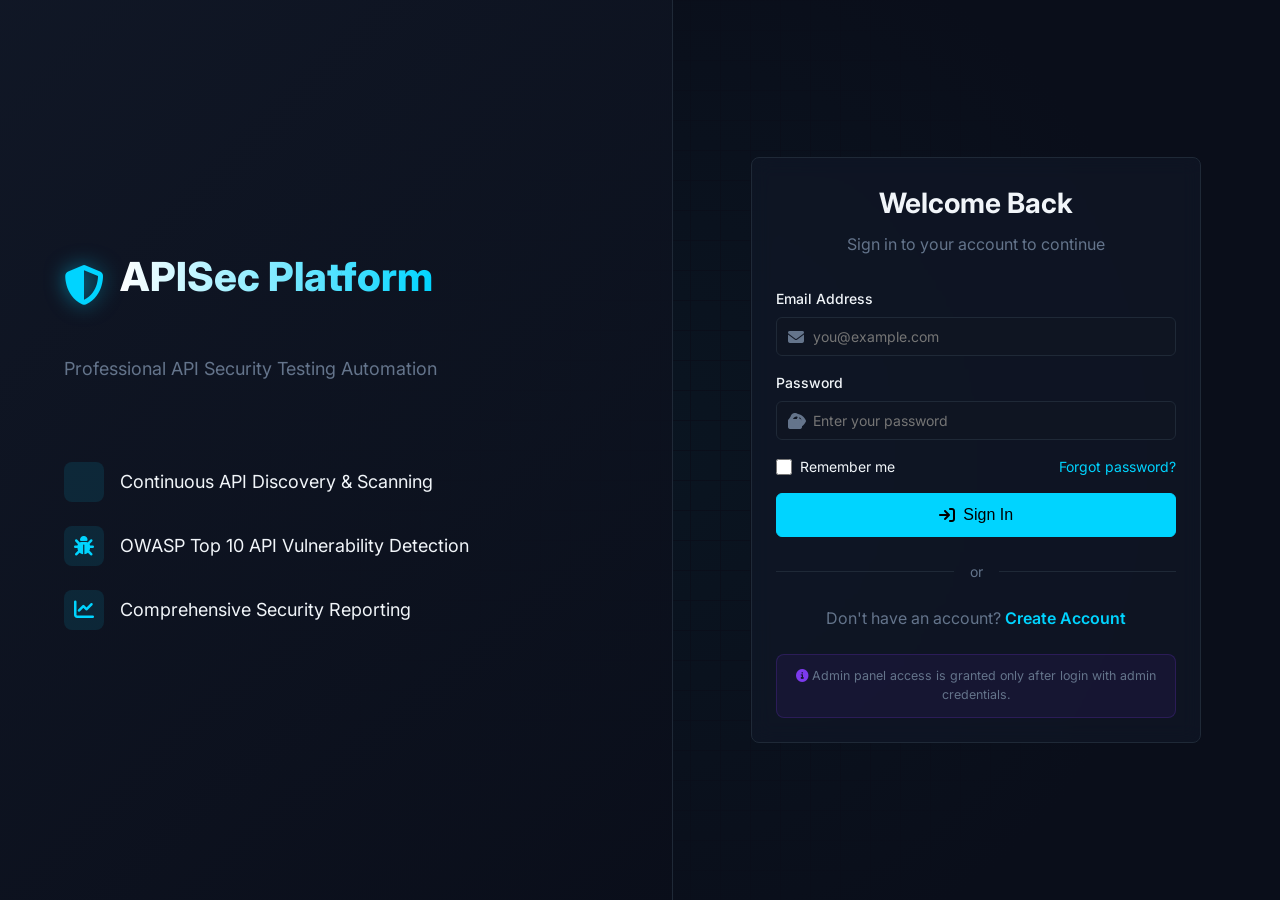
<file: frontend/index.html>
<!DOCTYPE html>
<html>
<head>
  <meta charset="UTF-8">
  <title>Redirecting...</title>
  <meta http-equiv="refresh" content="0; url=login.html">
</head>
<body style="background-color: #0a0e1a; color: #f1f5f9; font-family: sans-serif; display: flex; justify-content: center; align-items: center; height: 100vh; margin: 0;">
  <script>
    if (localStorage.getItem('access_token')) {
      window.location.href = 'dashboard.html';
    } else {
      window.location.href = 'login.html';
    }
  </script>
  <p>Redirecting...</p>
</body>
</html>
</file>
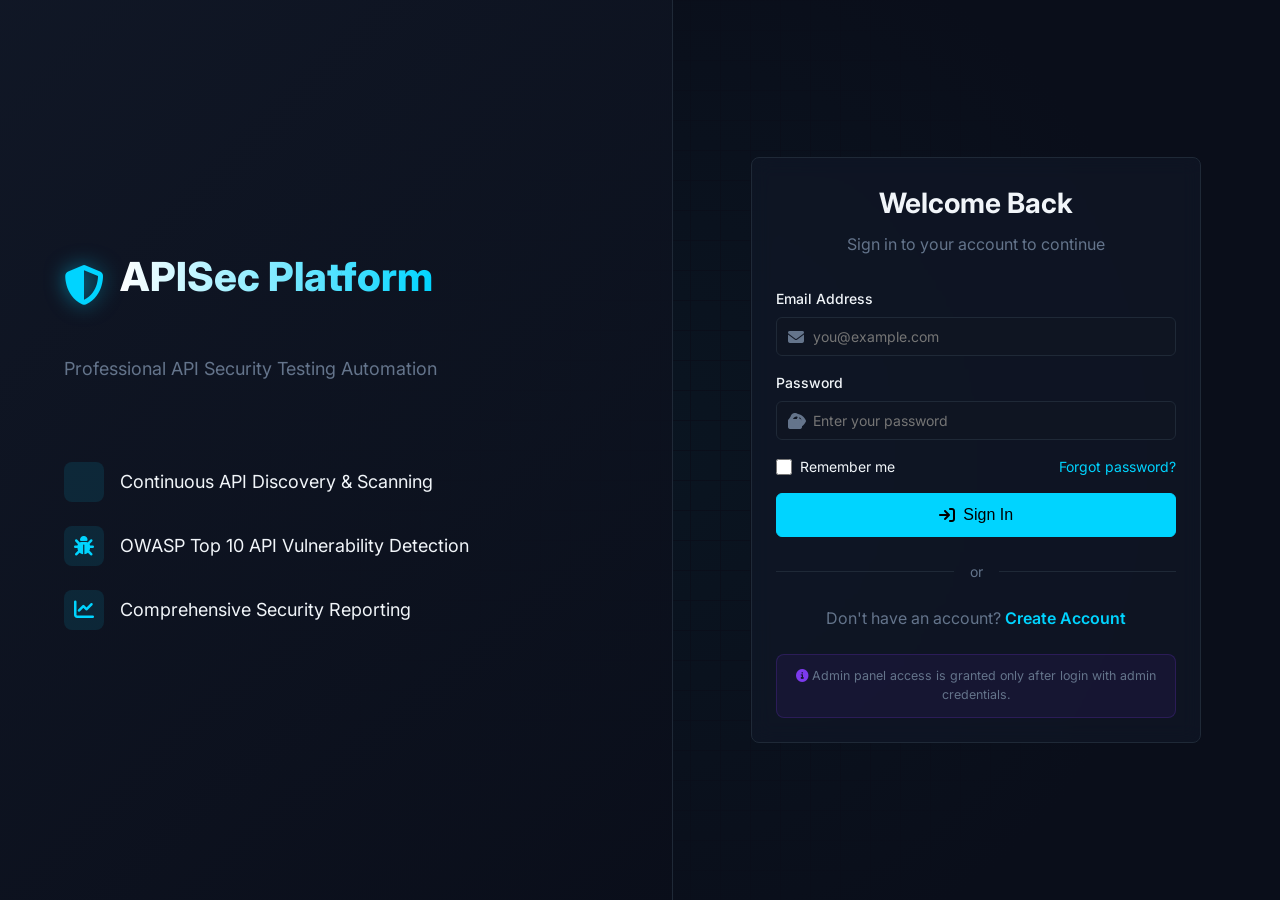
<file: frontend/dashboard.html>
<!DOCTYPE html>
<html lang="en">
<head>
  <meta charset="UTF-8">
  <meta name="viewport" content="width=device-width, initial-scale=1.0">
  <title>Dashboard - APISec Platform</title>
  <link href="https://fonts.googleapis.com/css2?family=Inter:wght@300;400;500;600;700;800&display=swap" rel="stylesheet">
  <link rel="stylesheet" href="https://cdnjs.cloudflare.com/ajax/libs/font-awesome/6.5.0/css/all.min.css">
  <link rel="stylesheet" href="css/style.css">
</head>
<body>
  <div class="layout">
    <!-- Sidebar -->
    <aside class="sidebar" id="sidebar">
      <div class="sidebar-header">
        <i class="fa-solid fa-shield-halved"></i>
        <span>APISec Platform</span>
      </div>
      <nav class="sidebar-nav">
        <a href="dashboard.html" class="sidebar-link active">
          <i class="fa-solid fa-house"></i>
          <span>Dashboard</span>
        </a>
        <a href="#" class="sidebar-link nav-coming-soon">
          <i class="fa-solid fa-folder-open"></i>
          <span>Projects</span>
        </a>
        <a href="#" class="sidebar-link nav-coming-soon">
          <i class="fa-solid fa-bullseye"></i>
          <span>Targets</span>
        </a>
        <a href="#" class="sidebar-link nav-coming-soon">
          <i class="fa-solid fa-network-wired"></i>
          <span>API Inventory</span>
        </a>
        <a href="#" class="sidebar-link nav-coming-soon">
          <i class="fa-solid fa-play"></i>
          <span>Scans</span>
        </a>
        <a href="#" class="sidebar-link nav-coming-soon">
          <i class="fa-solid fa-bug"></i>
          <span>Findings</span>
        </a>
        <a href="#" class="sidebar-link nav-coming-soon">
          <i class="fa-solid fa-chart-bar"></i>
          <span>Reports</span>
        </a>
        <a href="#" class="sidebar-link nav-coming-soon">
          <i class="fa-solid fa-gear"></i>
          <span>Settings</span>
        </a>
      </nav>

      <!-- Admin only section — hidden until role confirmed -->
      <div class="admin-only hidden" style="padding: 0 0.75rem; margin-top: 0.5rem;">
        <div style="font-size:0.65rem; text-transform:uppercase; letter-spacing:0.1em; color:#7c3aed; padding: 0.5rem 0.75rem; font-weight:700;">
          Admin Panel
        </div>
        <a href="users.html" class="sidebar-link" style="color:#c084fc;">
          <i class="fa-solid fa-users-gear"></i>
          <span>User Management</span>
        </a>
        <a href="#" class="sidebar-link nav-coming-soon" style="color:#c084fc;">
          <i class="fa-solid fa-sliders"></i>
          <span>Platform Settings</span>
        </a>
        <a href="#" class="sidebar-link nav-coming-soon" style="color:#c084fc;">
          <i class="fa-solid fa-scroll"></i>
          <span>Audit Logs</span>
        </a>
      </div>
      <div class="sidebar-footer">
        <div class="user-info" onclick="window.location.href='profile.html'" style="cursor:pointer">
          <div class="user-avatar" id="sidebar-avatar">U</div>
          <div style="overflow: hidden;">
            <div class="font-semibold text-sm truncate" id="sidebar-name">User Name</div>
            <div id="sidebar-role-badge"></div>
          </div>
        </div>
        <button class="btn btn-outline w-full btn-sm" onclick="handleLogout()">
          <i class="fa-solid fa-arrow-right-from-bracket"></i> Logout
        </button>
      </div>
    </aside>

    <!-- Main Content -->
    <main class="main-content">
      <!-- Topbar -->
      <header class="topbar">
        <div class="flex items-center gap-4">
          <i class="fa-solid fa-bars topbar-icon" id="toggle-sidebar" style="font-size: 1.25rem;"></i>
          <h2 class="font-semibold">Dashboard</h2>
        </div>
        <div class="topbar-actions">
          <i class="fa-solid fa-bell topbar-icon"></i>
          <div class="user-avatar" id="topbar-avatar" onclick="window.location.href='profile.html'" style="cursor:pointer; width: 2rem; height: 2rem; font-size: 0.875rem;">U</div>
        </div>
      </header>

      <!-- Content Area -->
      <div class="content-area fade-in">
        <h1 class="text-2xl font-bold mb-2" id="welcome-text">Welcome back!</h1>
        <p class="text-muted mb-6" id="current-date"></p>

        <div class="alert alert-info mb-6">
          <i class="fa-solid fa-circle-info"></i>
          <span>Platform ready. Add a project to begin scanning.</span>
        </div>

        <!-- Stats Grid -->
        <div class="grid grid-cols-4 gap-4 mb-6">
          <div class="stat-card">
            <div class="flex justify-between items-start">
              <div class="stat-card-title">Total Projects</div>
              <i class="fa-solid fa-folder text-muted"></i>
            </div>
            <div class="stat-card-value">0</div>
          </div>
          <div class="stat-card">
            <div class="flex justify-between items-start">
              <div class="stat-card-title">APIs Discovered</div>
              <i class="fa-solid fa-network-wired text-muted"></i>
            </div>
            <div class="stat-card-value">0</div>
          </div>
          <div class="stat-card">
            <div class="flex justify-between items-start">
              <div class="stat-card-title">Active Scans</div>
              <i class="fa-solid fa-radar text-muted"></i>
            </div>
            <div class="stat-card-value">0</div>
          </div>
          <div class="stat-card">
            <div class="flex justify-between items-start">
              <div class="stat-card-title">Total Findings</div>
              <i class="fa-solid fa-bug text-muted"></i>
            </div>
            <div class="stat-card-value">0</div>
          </div>
        </div>

        <!-- Charts Row -->
        <div class="grid grid-cols-2 gap-4 mb-6">
          <div class="glass-card flex flex-col items-center justify-center min-h-[300px]">
            <h3 class="font-semibold w-full text-left mb-4 border-b border-[var(--border-color)] pb-2">Findings by Severity</h3>
            <div class="text-muted flex flex-col items-center gap-2">
              <i class="fa-solid fa-chart-pie text-4xl mb-2"></i>
              <span>Chart area (Coming Soon)</span>
            </div>
          </div>
          <div class="glass-card flex flex-col items-center justify-center min-h-[300px]">
            <h3 class="font-semibold w-full text-left mb-4 border-b border-[var(--border-color)] pb-2">OWASP Coverage</h3>
            <div class="text-muted flex flex-col items-center gap-2">
              <i class="fa-solid fa-chart-column text-4xl mb-2"></i>
              <span>Chart area (Coming Soon)</span>
            </div>
          </div>
        </div>

        <!-- Quick Actions & Table -->
        <div class="grid grid-cols-4 gap-4 mb-6">
          <div class="glass-card col-span-3">
            <h3 class="font-semibold mb-4">Recent Scans</h3>
            <div class="table-container">
              <table class="table">
                <thead>
                  <tr>
                    <th>Scan Name</th>
                    <th>Target</th>
                    <th>Status</th>
                    <th>Findings</th>
                    <th>Date</th>
                  </tr>
                </thead>
                <tbody>
                  <tr>
                    <td colspan="5" class="text-center py-8 text-muted">No scans yet. Create a project to get started.</td>
                  </tr>
                </tbody>
              </table>
            </div>
          </div>
          <div class="glass-card flex flex-col gap-3">
            <h3 class="font-semibold mb-2">Quick Actions</h3>
            <button class="btn btn-primary w-full justify-start nav-coming-soon"><i class="fa-solid fa-plus w-5"></i> New Project</button>
            <button class="btn btn-outline w-full justify-start nav-coming-soon"><i class="fa-solid fa-file-import w-5"></i> Import OpenAPI</button>
            <button class="btn btn-outline w-full justify-start nav-coming-soon"><i class="fa-solid fa-play w-5"></i> Start Scan</button>
            <button class="btn btn-outline w-full justify-start nav-coming-soon"><i class="fa-solid fa-file-lines w-5"></i> View Reports</button>
          </div>
        </div>
      </div>
    </main>
  </div>

  <script src="js/utils.js"></script>
  <script src="js/api.js"></script>
  <script src="js/auth.js"></script>
  <script src="js/scanner.js"></script>
  <script>
    document.addEventListener('DOMContentLoaded', async () => {
      requireAuth();
      
      const user = getCurrentUser();
      if (!user) {
        try {
          const fetchedUser = await api.getMe();
          setCurrentUser(fetchedUser);
          populateUserData(fetchedUser);
        } catch (e) {
          handleLogout();
        }
      } else {
        populateUserData(user);
      }

      function populateUserData(u) {
        document.getElementById('welcome-text').textContent = `Welcome back, ${u.full_name.split(' ')[0]}!`;
        document.getElementById('sidebar-name').textContent = u.full_name;
        document.getElementById('sidebar-role-badge').innerHTML = getRoleBadgeHTML(u.role || 'viewer');
        
        const initials = u.full_name.split(' ').map(n=>n[0]).join('').substring(0,2).toUpperCase();
        document.getElementById('sidebar-avatar').textContent = initials;
        document.getElementById('topbar-avatar').textContent = initials;

        // Hide admin-only features if not an admin
        if (u.role !== 'admin') {
          document.querySelectorAll('.admin-only').forEach(el => el.classList.add('hidden'));
        } else {
          document.querySelectorAll('.admin-only').forEach(el => el.classList.remove('hidden'));
        }
      }

      document.getElementById('current-date').textContent = new Date().toLocaleDateString('en-US', { weekday: 'long', year: 'numeric', month: 'long', day: 'numeric' });

      document.getElementById('toggle-sidebar').addEventListener('click', () => {
        document.getElementById('sidebar').classList.toggle('hidden');
      });
    });
  </script>
</body>
</html>
</file>
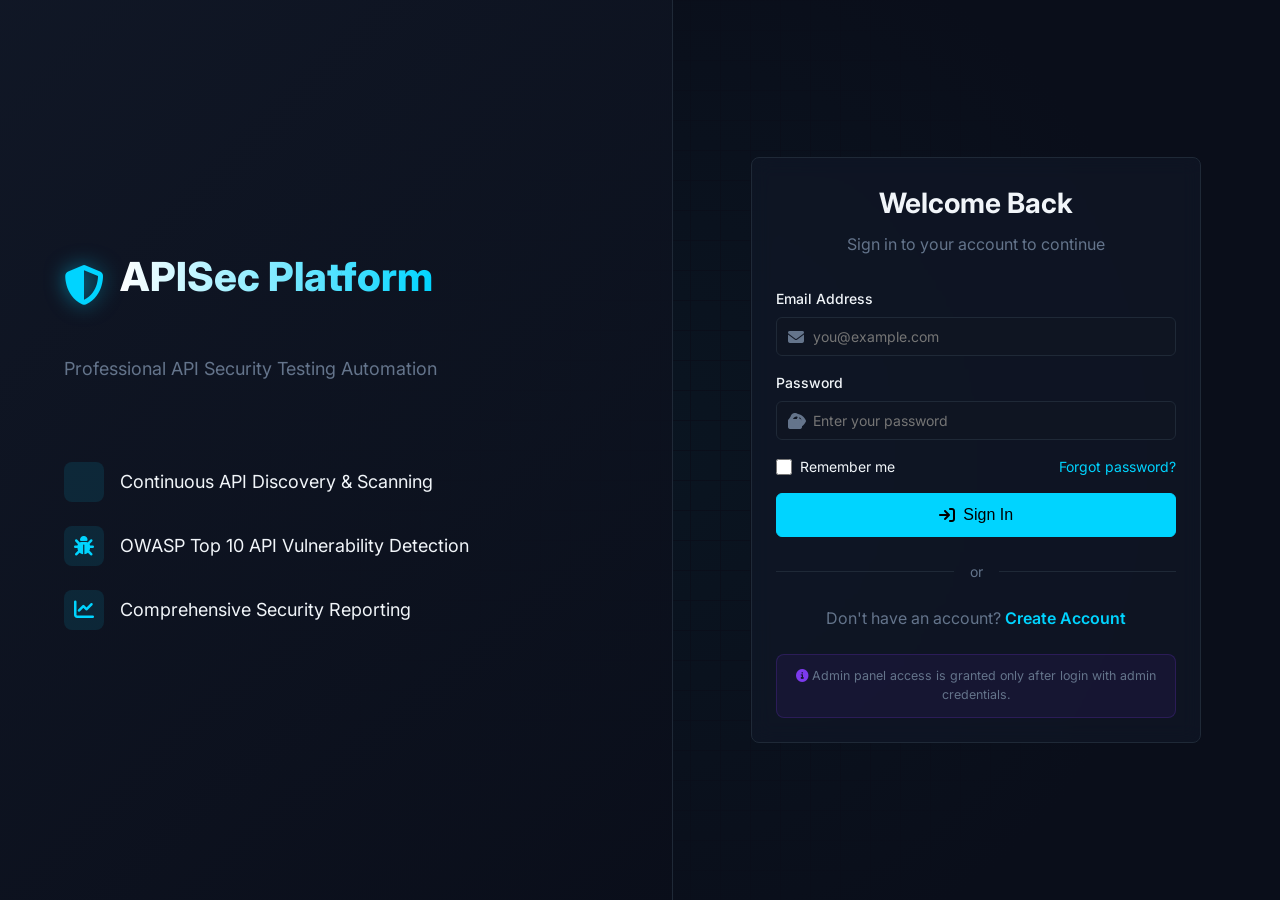
<file: frontend/inventory.html>
<!DOCTYPE html>
<html lang="en">
<head>
  <meta charset="UTF-8">
  <meta name="viewport" content="width=device-width, initial-scale=1.0">
  <title>API Inventory & Discovery - APISec Platform</title>
  <link href="https://fonts.googleapis.com/css2?family=Inter:wght@300;400;500;600;700;800&display=swap" rel="stylesheet">
  <link rel="stylesheet" href="https://cdnjs.cloudflare.com/ajax/libs/font-awesome/6.5.0/css/all.min.css">
  <link rel="stylesheet" href="css/style.css">
  <style>
    .method-badge { display:inline-block; padding:0.2rem 0.55rem; border-radius:4px; font-size:0.72rem; font-weight:800; font-family:monospace; min-width:56px; text-align:center; }
    .method-GET { background:rgba(16,185,129,0.15); color:#10b981; border:1px solid rgba(16,185,129,0.3); }
    .method-POST { background:rgba(0,212,255,0.15); color:#00d4ff; border:1px solid rgba(0,212,255,0.3); }
    .method-PUT { background:rgba(245,158,11,0.15); color:#f59e0b; border:1px solid rgba(245,158,11,0.3); }
    .method-DELETE { background:rgba(239,68,68,0.15); color:#ef4444; border:1px solid rgba(239,68,68,0.3); }
    .method-PATCH { background:rgba(124,58,237,0.15); color:#c084fc; border:1px solid rgba(124,58,237,0.3); }
    .source-badge { font-size:0.65rem; padding:0.15rem 0.45rem; border-radius:9999px; font-weight:600; }
    .source-openapi { background:rgba(16,185,129,0.1); color:#10b981; }
    .source-postman { background:rgba(245,158,11,0.1); color:#f59e0b; }
    .source-crawler { background:rgba(0,212,255,0.1); color:#00d4ff; }
    .source-manual { background:rgba(100,116,139,0.2); color:#94a3b8; }

    .ep-row { display:flex; align-items:center; gap:1rem; padding:0.85rem 1rem; border-bottom:1px solid var(--border-color); cursor:pointer; transition: background 0.15s; }
    .ep-row:hover { background: rgba(255,255,255,0.025); }
    .ep-path { font-family:monospace; font-size:0.9rem; color:var(--text-primary); font-weight:500; }
    .ep-summary { font-size:0.8rem; color:var(--text-muted); margin-top:0.1rem; }

    .tab-btn { padding:0.75rem 1.25rem; font-weight:600; color:var(--text-muted); border-bottom:2px solid transparent; background:transparent; border-top:0; border-left:0; border-right:0; cursor:pointer; }
    .tab-btn.active { color:var(--primary-color); border-bottom-color:var(--primary-color); }
    .tab-content { display:none; }
    .tab-content.active { display:block; }

    .project-selector { background: var(--card-bg); border:1px solid var(--border-color); color: var(--text-primary); padding: 0.5rem 1rem; border-radius: 8px; font-family: inherit; }
  </style>
</head>
<body>
  <div class="layout">
    <aside class="sidebar" id="sidebar">
      <div class="sidebar-header">
        <i class="fa-solid fa-shield-halved"></i>
        <span>APISec Platform</span>
      </div>
      <nav class="sidebar-nav">
        <a href="dashboard.html" class="sidebar-link"><i class="fa-solid fa-house"></i><span>Dashboard</span></a>
        <a href="projects.html" class="sidebar-link"><i class="fa-solid fa-folder-open"></i><span>Projects & Targets</span></a>
        <a href="inventory.html" class="sidebar-link active"><i class="fa-solid fa-network-wired"></i><span>API Inventory</span></a>
        <a href="#" class="sidebar-link nav-coming-soon"><i class="fa-solid fa-play"></i><span>Scans</span></a>
        <a href="#" class="sidebar-link nav-coming-soon"><i class="fa-solid fa-bug"></i><span>Findings</span></a>
        <a href="#" class="sidebar-link nav-coming-soon"><i class="fa-solid fa-chart-bar"></i><span>Reports</span></a>
      </nav>
      <div class="admin-only hidden" style="padding:0 0.75rem; margin-top:0.5rem;">
        <div style="font-size:0.65rem; text-transform:uppercase; letter-spacing:0.1em; color:#7c3aed; padding:0.5rem 0.75rem; font-weight:700;">Admin Panel</div>
        <a href="users.html" class="sidebar-link" style="color:#c084fc;"><i class="fa-solid fa-users-gear"></i><span>User Management</span></a>
      </div>
      <div class="sidebar-footer">
        <div class="user-info" onclick="window.location.href='profile.html'" style="cursor:pointer">
          <div class="user-avatar" id="sidebar-avatar">U</div>
          <div style="overflow:hidden;">
            <div class="font-semibold text-sm truncate" id="sidebar-name">User Name</div>
            <div id="sidebar-role-badge"></div>
          </div>
        </div>
      </div>
    </aside>

    <main class="main-content">
      <header class="topbar">
        <div class="topbar-brand">
          <h2>API Discovery & Inventory (Phase 2)</h2>
        </div>
        <div class="topbar-actions">
          <select class="project-selector" id="project-select" onchange="onProjectChanged()">
            <option value="">— Select Project —</option>
          </select>
          <button class="btn btn-outline btn-sm" onclick="handleLogout()">
            <i class="fa-solid fa-arrow-right-from-bracket"></i> Logout
          </button>
        </div>
      </header>

      <div style="padding:2rem;">
        <!-- Stats Row -->
        <div style="display:grid; grid-template-columns:repeat(4, 1fr); gap:1rem; margin-bottom:1.5rem;" id="stats-row">
          <div class="glass-card" style="padding:1.25rem; text-align:center;">
            <div style="font-size:2rem; font-weight:800; color:var(--primary-color);" id="stat-total">—</div>
            <div class="text-muted text-sm">Total Endpoints</div>
          </div>
          <div class="glass-card" style="padding:1.25rem; text-align:center;">
            <div style="font-size:2rem; font-weight:800; color:#10b981;" id="stat-get">—</div>
            <div class="text-muted text-sm">GET Endpoints</div>
          </div>
          <div class="glass-card" style="padding:1.25rem; text-align:center;">
            <div style="font-size:2rem; font-weight:800; color:#00d4ff;" id="stat-post">—</div>
            <div class="text-muted text-sm">POST / Write Endpoints</div>
          </div>
          <div class="glass-card" style="padding:1.25rem; text-align:center;">
            <div style="font-size:2rem; font-weight:800; color:#ef4444;" id="stat-auth">—</div>
            <div class="text-muted text-sm">Unauthenticated Endpoints</div>
          </div>
        </div>

        <!-- Import / Discover Tabs -->
        <div class="glass-card" style="margin-bottom:1.5rem;">
          <div style="display:flex; border-bottom:1px solid var(--border-color); margin-bottom:0;">
            <button class="tab-btn active" onclick="switchTab(event,'import-openapi')"><i class="fa-solid fa-file-code"></i> OpenAPI/Swagger</button>
            <button class="tab-btn" onclick="switchTab(event,'import-postman')"><i class="fa-solid fa-square-arrow-up-right"></i> Postman</button>
            <button class="tab-btn" onclick="switchTab(event,'tab-crawler')"><i class="fa-solid fa-spider"></i> Spider Crawl</button>
            <button class="tab-btn" onclick="switchTab(event,'tab-auth-profiles')"><i class="fa-solid fa-key"></i> Auth Profiles</button>
          </div>

          <!-- Module 06: OpenAPI Import -->
          <div class="tab-content active" id="import-openapi" style="padding:1.25rem;">
            <p class="text-muted text-sm" style="margin-bottom:1rem;">Paste your OpenAPI 3.0 / Swagger 2.0 JSON spec below to auto-populate the API Inventory.</p>
            <textarea id="openapi-input" class="form-input" rows="8" style="font-family:monospace; font-size:0.8rem;" placeholder='Paste your openapi.json content here...'></textarea>
            <div style="display:flex; gap:0.75rem; margin-top:1rem; justify-content:space-between; align-items:center;">
              <button class="btn btn-outline btn-sm" onclick="loadSampleOpenAPI()"><i class="fa-solid fa-wand-magic-sparkles"></i> Load Sample Spec</button>
              <button class="btn btn-primary" id="import-openapi-btn" onclick="importOpenAPI()"><i class="fa-solid fa-upload"></i> Import OpenAPI Spec</button>
            </div>
          </div>

          <!-- Module 07: Postman Import -->
          <div class="tab-content" id="import-postman" style="padding:1.25rem;">
            <p class="text-muted text-sm" style="margin-bottom:1rem;">Paste your Postman Collection v2.1 JSON to import endpoints directly from existing API collections.</p>
            <textarea id="postman-input" class="form-input" rows="8" style="font-family:monospace; font-size:0.8rem;" placeholder='Paste your Postman collection.json content here...'></textarea>
            <div style="display:flex; gap:0.75rem; margin-top:1rem; justify-content:flex-end;">
              <button class="btn btn-primary" id="import-postman-btn" onclick="importPostman()"><i class="fa-solid fa-upload"></i> Import Postman Collection</button>
            </div>
          </div>

          <!-- Module 08: Spider Crawl -->
          <div class="tab-content" id="tab-crawler" style="padding:1.25rem;">
            <p class="text-muted text-sm" style="margin-bottom:1rem;">Spider and probe the target API for accessible endpoints by sending automated discovery requests.</p>
            <div class="form-group">
              <label class="form-label">Target Base URL</label>
              <input type="url" id="crawler-url" class="form-input" placeholder="https://api.staging.example.com">
            </div>
            <div style="display:flex; justify-content:flex-end; margin-top:0.5rem;">
              <button class="btn btn-primary" id="crawl-btn" onclick="startCrawl()"><i class="fa-solid fa-spider"></i> Start Spider Crawl</button>
            </div>
          </div>

          <!-- Module 10: Auth Profiles -->
          <div class="tab-content" id="tab-auth-profiles" style="padding:1.25rem;">
            <div style="display:flex; justify-content:space-between; align-items:center; margin-bottom:1rem;">
              <p class="text-muted text-sm" style="margin:0;">Configure authentication credentials to be used during automated security scanning.</p>
              <button class="btn btn-primary btn-sm" onclick="toggleAddAuthForm()"><i class="fa-solid fa-plus"></i> Add Auth Profile</button>
            </div>

            <div id="add-auth-box" style="display:none; background:rgba(0,212,255,0.04); border:1px solid rgba(0,212,255,0.2); border-radius:8px; padding:1rem; margin-bottom:1rem;">
              <form id="add-auth-form">
                <div style="display:grid; grid-template-columns:1fr 1fr; gap:0.75rem;">
                  <div>
                    <label class="form-label" style="font-size:0.75rem;">Profile Name</label>
                    <input type="text" id="auth-name" class="form-input" placeholder="e.g. Admin Bearer Token" required>
                  </div>
                  <div>
                    <label class="form-label" style="font-size:0.75rem;">Auth Type</label>
                    <select id="auth-type" class="form-input" onchange="updateCredentialFields()">
                      <option value="bearer">Bearer Token (JWT)</option>
                      <option value="apikey">API Key (Header)</option>
                      <option value="basic">Basic Auth (Username/Password)</option>
                      <option value="oauth2">OAuth 2.0 Token</option>
                    </select>
                  </div>
                  <div style="grid-column:1/-1;" id="cred-fields">
                    <!-- Dynamic credential fields -->
                  </div>
                </div>
                <div style="display:flex; justify-content:flex-end; gap:0.5rem; margin-top:0.75rem;">
                  <button type="button" class="btn btn-outline btn-sm" onclick="toggleAddAuthForm()">Cancel</button>
                  <button type="submit" class="btn btn-primary btn-sm">Save Profile</button>
                </div>
              </form>
            </div>

            <div id="auth-profiles-list">Loading...</div>
          </div>
        </div>

        <!-- API Inventory Table (Module 09) -->
        <div class="glass-card">
          <div style="display:flex; justify-content:space-between; align-items:center; padding:1.25rem; border-bottom:1px solid var(--border-color);">
            <h3 class="card-title" style="margin:0;"><i class="fa-solid fa-list-ul" style="color:var(--primary-color);"></i> API Endpoint Inventory</h3>
            <div style="display:flex; gap:0.5rem; align-items:center;">
              <input type="text" id="search-endpoints" class="form-input" style="width:220px; padding:0.4rem 0.75rem;" placeholder="Search endpoints..." oninput="filterEndpoints()">
              <button class="btn btn-outline btn-sm" onclick="loadInventory()"><i class="fa-solid fa-rotate-right"></i></button>
            </div>
          </div>
          <div id="endpoint-inventory">
            <div style="padding:3rem; text-align:center; color:var(--text-muted);">
              <i class="fa-solid fa-network-wired fa-2x" style="margin-bottom:1rem;"></i>
              <p>Select a project above to view its API Inventory.<br>Import from OpenAPI, Postman, or use the Spider Crawl to discover endpoints.</p>
            </div>
          </div>
        </div>
      </div>
    </main>
  </div>

  <script src="js/utils.js"></script>
  <script src="js/api.js"></script>
  <script src="js/auth.js"></script>
  <script src="js/inventory.js"></script>
  <script src="js/scanner.js"></script>
</body>
</html>
</file>
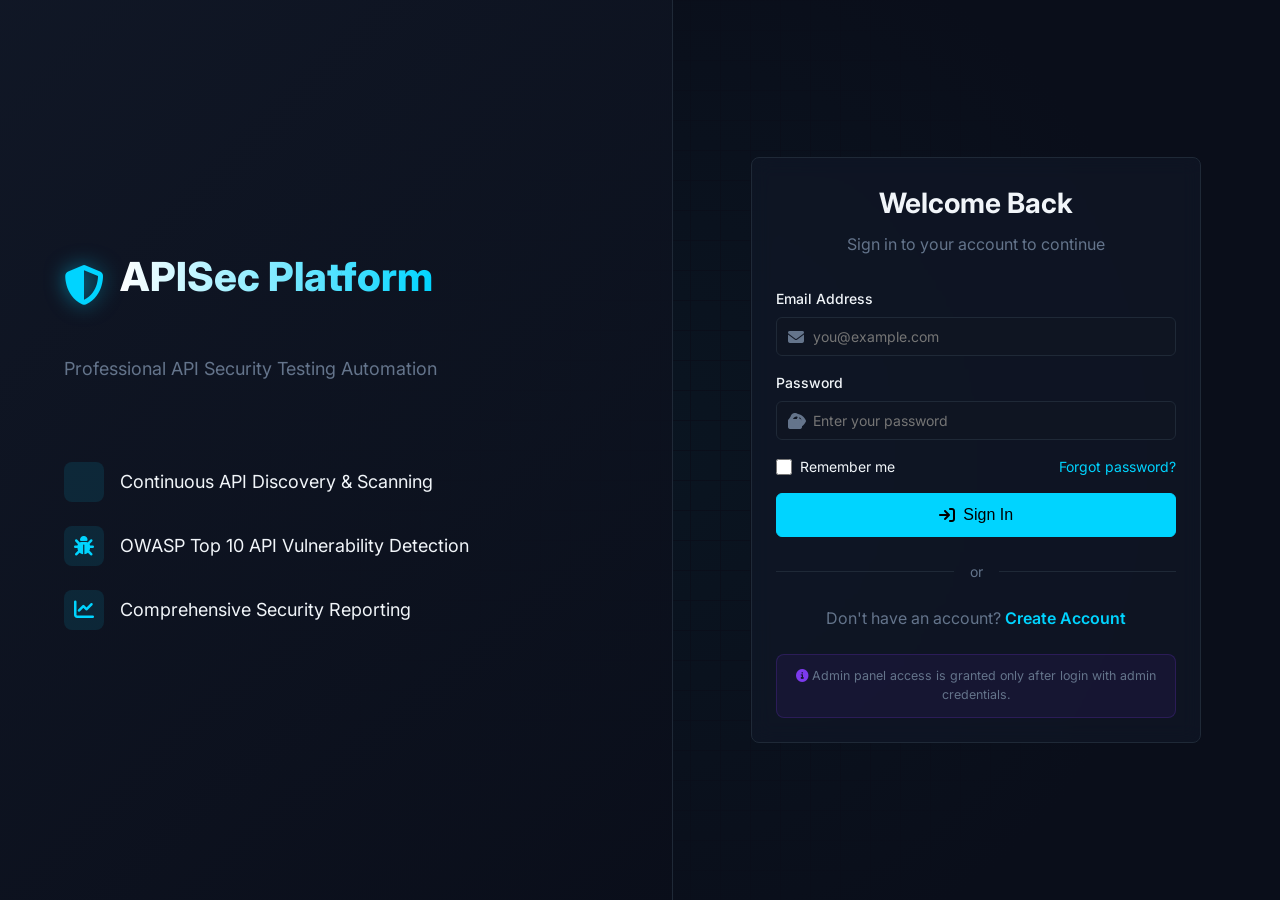
<file: frontend/login.html>
﻿<!DOCTYPE html>
<html lang="en">
<head>
  <meta charset="UTF-8">
  <meta name="viewport" content="width=device-width, initial-scale=1.0">
  <title>Login - APISec Platform</title>
  <link href="https://fonts.googleapis.com/css2?family=Inter:wght@300;400;500;600;700;800&display=swap" rel="stylesheet">
  <link rel="stylesheet" href="https://cdnjs.cloudflare.com/ajax/libs/font-awesome/6.5.0/css/all.min.css">
  <link rel="stylesheet" href="css/style.css">
  <link rel="stylesheet" href="css/auth.css">
</head>
<body class="auth-page">
  <div class="auth-bg"></div>
  <div class="auth-split">
    <!-- Left Branding Panel -->
    <div class="auth-left">
      <div class="auth-brand">
        <i class="fa-solid fa-shield-halved auth-logo"></i>
        <h1 class="auth-title">APISec Platform</h1>
      </div>
      <p class="auth-subtitle">Professional API Security Testing Automation</p>
      <ul class="feature-list">
        <li class="feature-item">
          <div class="feature-icon"><i class="fa-solid fa-radar"></i></div>
          <span>Continuous API Discovery & Scanning</span>
        </li>
        <li class="feature-item">
          <div class="feature-icon"><i class="fa-solid fa-bug"></i></div>
          <span>OWASP Top 10 API Vulnerability Detection</span>
        </li>
        <li class="feature-item">
          <div class="feature-icon"><i class="fa-solid fa-chart-line"></i></div>
          <span>Comprehensive Security Reporting</span>
        </li>
      </ul>
    </div>

    <!-- Right Login Panel -->
    <div class="auth-right">
      <div class="auth-card glass-card fade-in">
        <h2 class="card-title">Welcome Back</h2>
        <p class="card-subtitle">Sign in to your account to continue</p>

        <!-- Info / Success message from registration -->
        <div id="info-message" class="alert alert-info hidden"></div>
        <div id="error-message" class="alert alert-error hidden"></div>

        <form id="login-form">
          <div class="form-group">
            <label class="form-label" for="email">Email Address</label>
            <div class="form-input-wrapper left-icon">
              <i class="fa-solid fa-envelope"></i>
              <input type="email" id="email" class="form-input" placeholder="you@example.com" required autocomplete="email">
            </div>
          </div>

          <div class="form-group">
            <label class="form-label" for="password">Password</label>
            <div class="form-input-wrapper left-icon right-icon">
              <i class="fa-solid fa-lock"></i>
              <input type="password" id="password" class="form-input" placeholder="Enter your password" required autocomplete="current-password">
              <i class="fa-solid fa-eye" id="toggle-password" style="right:0.75rem; cursor:pointer;"></i>
            </div>
          </div>

          <div class="form-group" style="display:flex; justify-content:space-between; align-items:center;">
            <label class="checkbox-group">
              <input type="checkbox" class="checkbox-input" id="remember">
              <span class="text-sm">Remember me</span>
            </label>
            <a href="#" class="text-sm">Forgot password?</a>
          </div>

          <button type="submit" id="submit-btn" class="btn btn-primary w-full btn-lg">
            <i class="fa-solid fa-arrow-right-to-bracket"></i> Sign In
          </button>
        </form>

        <div class="auth-divider"><span>or</span></div>
        <div class="text-center">
          <span class="text-muted">Don't have an account?</span>
          <a href="register.html" class="font-semibold"> Create Account</a>
        </div>

        <!-- Admin note (small, subtle) -->
        <div style="margin-top:1.5rem; padding:0.75rem; background:rgba(124,58,237,0.08); border:1px solid rgba(124,58,237,0.2); border-radius:8px; font-size:0.78rem; color:var(--text-muted); text-align:center;">
          <i class="fa-solid fa-circle-info" style="color:#7c3aed;"></i>
          Admin panel access is granted only after login with admin credentials.
        </div>
      </div>
    </div>
  </div>

  <script src="js/utils.js"></script>
  <script src="js/api.js"></script>
  <script src="js/auth.js"></script>
  <script>
    document.addEventListener('DOMContentLoaded', () => {
      requireGuest();

      // Show message passed via URL (e.g. after registration)
      const params = new URLSearchParams(window.location.search);
      if (params.get('registered') === '1') {
        const infoDiv = document.getElementById('info-message');
        infoDiv.textContent = 'Account created successfully! Please login with your credentials.';
        infoDiv.classList.remove('hidden');
      }

      const form = document.getElementById('login-form');
      const emailInput = document.getElementById('email');
      const pwInput = document.getElementById('password');
      const errDiv = document.getElementById('error-message');
      const btn = document.getElementById('submit-btn');

      document.getElementById('toggle-password').addEventListener('click', () => {
        const t = pwInput.type === 'password' ? 'text' : 'password';
        pwInput.type = t;
        document.getElementById('toggle-password').className = t === 'password' ? 'fa-solid fa-eye' : 'fa-solid fa-eye-slash';
      });

      form.addEventListener('submit', async (e) => {
        e.preventDefault();
        errDiv.classList.add('hidden');
        document.getElementById('info-message').classList.add('hidden');
        showLoading(btn);

        try {
          const user = await api.login(emailInput.value.trim(), pwInput.value);
          setCurrentUser(user);
          redirectToDashboard();
        } catch (err) {
          errDiv.textContent = err.message || 'Sign in failed. Please check your credentials.';
          errDiv.classList.remove('hidden');
          pwInput.value = '';
          pwInput.focus();
        } finally {
          hideLoading(btn, '<i class="fa-solid fa-arrow-right-to-bracket"></i> Sign In');
        }
      });
    });
  </script>
</body>
</html>
</file>
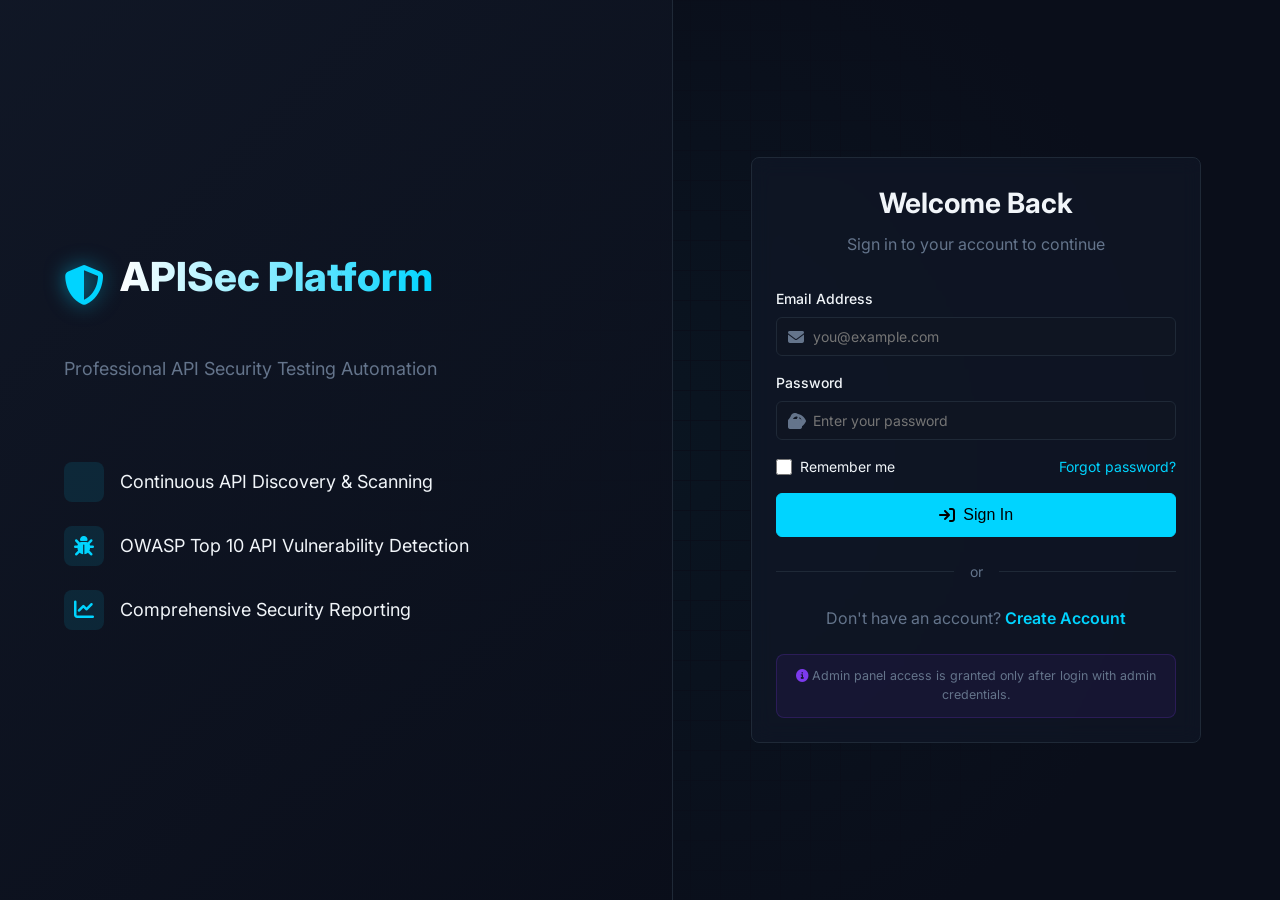
<file: frontend/profile.html>
<!DOCTYPE html>
<html lang="en">
<head>
  <meta charset="UTF-8">
  <meta name="viewport" content="width=device-width, initial-scale=1.0">
  <title>Profile - APISec Platform</title>
  <link href="https://fonts.googleapis.com/css2?family=Inter:wght@300;400;500;600;700;800&display=swap" rel="stylesheet">
  <link rel="stylesheet" href="https://cdnjs.cloudflare.com/ajax/libs/font-awesome/6.5.0/css/all.min.css">
  <link rel="stylesheet" href="css/style.css">
  <link rel="stylesheet" href="css/auth.css">
</head>
<body>
  <div class="layout">
    <!-- Sidebar -->
    <aside class="sidebar" id="sidebar">
      <div class="sidebar-header">
        <i class="fa-solid fa-shield-halved"></i>
        <span>APISec Platform</span>
      </div>
      <nav class="sidebar-nav">
        <a href="dashboard.html" class="sidebar-link">
          <i class="fa-solid fa-house"></i>
          <span>Dashboard</span>
        </a>
        <a href="profile.html" class="sidebar-link active">
          <i class="fa-solid fa-user"></i>
          <span>My Profile</span>
        </a>
      </nav>
      <div class="sidebar-footer">
        <button class="btn btn-outline w-full btn-sm" onclick="handleLogout()">
          <i class="fa-solid fa-arrow-right-from-bracket"></i> Logout
        </button>
      </div>
    </aside>

    <!-- Main Content -->
    <main class="main-content">
      <!-- Topbar -->
      <header class="topbar">
        <div class="flex items-center gap-4">
          <i class="fa-solid fa-bars topbar-icon" id="toggle-sidebar" style="font-size: 1.25rem;"></i>
          <h2 class="font-semibold">Profile Settings</h2>
        </div>
      </header>

      <!-- Content Area -->
      <div class="content-area fade-in">
        
        <!-- Profile Header -->
        <div class="glass-card mb-6 flex items-center gap-6">
          <div class="user-avatar" id="profile-avatar" style="width: 5rem; height: 5rem; font-size: 2rem;">U</div>
          <div>
            <h1 class="text-2xl font-bold" id="profile-name">User Name</h1>
            <div class="text-muted mb-2" id="profile-email">user@example.com</div>
            <div id="profile-role"></div>
          </div>
        </div>

        <div class="grid grid-cols-2 gap-6">
          <!-- Profile Info Form -->
          <div class="glass-card">
            <h3 class="font-semibold mb-4 border-b border-[var(--border-color)] pb-2">Profile Information</h3>
            <form id="profile-form">
              <div class="form-group">
                <label class="form-label" for="fullname">Full Name</label>
                <input type="text" id="fullname" class="form-input" required>
              </div>
              <div class="form-group">
                <label class="form-label" for="email">Email Address (Read-only)</label>
                <input type="email" id="email" class="form-input" disabled style="opacity: 0.7; cursor: not-allowed;">
              </div>
              <button type="submit" id="btn-save-profile" class="btn btn-primary mt-2">Save Changes</button>
            </form>
          </div>

          <!-- Password Form -->
          <div class="glass-card">
            <h3 class="font-semibold mb-4 border-b border-[var(--border-color)] pb-2">Security Settings</h3>
            <form id="password-form">
              <div class="form-group">
                <label class="form-label" for="current-password">Current Password</label>
                <input type="password" id="current-password" class="form-input" required>
              </div>
              <div class="form-group">
                <label class="form-label" for="new-password">New Password</label>
                <input type="password" id="new-password" class="form-input" required minlength="8">
                <div class="pw-strength hidden" id="pw-strength" style="margin-top:0.5rem">
                  <div class="pw-bars">
                    <div class="pw-bar" id="bar-1"></div>
                    <div class="pw-bar" id="bar-2"></div>
                    <div class="pw-bar" id="bar-3"></div>
                    <div class="pw-bar" id="bar-4"></div>
                  </div>
                  <div class="pw-text" id="pw-text">Weak</div>
                </div>
              </div>
              <div class="form-group">
                <label class="form-label" for="confirm-password">Confirm New Password</label>
                <input type="password" id="confirm-password" class="form-input" required>
              </div>
              <button type="submit" id="btn-save-password" class="btn btn-secondary mt-2">Update Password</button>
            </form>
          </div>
        </div>

        <div class="glass-card mt-6">
          <h3 class="font-semibold mb-4 border-b border-[var(--border-color)] pb-2">Account Details</h3>
          <div class="grid grid-cols-2 gap-4">
            <div>
              <div class="text-sm text-muted">Member Since</div>
              <div class="font-medium" id="member-since">-</div>
            </div>
            <div>
              <div class="text-sm text-muted">Account Status</div>
              <div class="font-medium"><span class="badge badge-low">Active</span></div>
            </div>
          </div>
        </div>
      </div>
    </main>
  </div>

  <script src="js/utils.js"></script>
  <script src="js/api.js"></script>
  <script src="js/auth.js"></script>
  <script>
    document.addEventListener('DOMContentLoaded', async () => {
      requireAuth();
      
      let user = getCurrentUser();
      if (!user) {
        try {
          user = await api.getMe();
          setCurrentUser(user);
        } catch(e) {
          handleLogout();
        }
      }

      function populate() {
        document.getElementById('profile-name').textContent = user.full_name;
        document.getElementById('profile-email').textContent = user.email;
        document.getElementById('profile-role').innerHTML = getRoleBadgeHTML(user.role || 'viewer');
        document.getElementById('fullname').value = user.full_name;
        document.getElementById('email').value = user.email;
        document.getElementById('member-since').textContent = formatDate(user.created_at || new Date().toISOString());
        
        const initials = user.full_name.split(' ').map(n=>n[0]).join('').substring(0,2).toUpperCase();
        document.getElementById('profile-avatar').textContent = initials;
      }
      populate();

      // Profile Form
      document.getElementById('profile-form').addEventListener('submit', async (e) => {
        e.preventDefault();
        const btn = document.getElementById('btn-save-profile');
        showLoading(btn);
        try {
          const updatedUser = await api.updateProfile({ full_name: document.getElementById('fullname').value });
          setCurrentUser(updatedUser);
          user = updatedUser;
          populate();
          showToast('Profile updated successfully', 'success');
        } catch(error) {
          showToast(error.message, 'error');
        } finally {
          hideLoading(btn);
        }
      });

      // Password Form
      const newPw = document.getElementById('new-password');
      const pwStrength = document.getElementById('pw-strength');
      const pwText = document.getElementById('pw-text');

      newPw.addEventListener('input', (e) => {
        const val = e.target.value;
        if (val.length > 0) {
          pwStrength.classList.remove('hidden');
          const strength = checkPasswordStrength(val);
          pwText.textContent = strength.label;
          pwText.style.color = strength.color;
          for(let i=1; i<=4; i++) {
            const bar = document.getElementById(`bar-${i}`);
            bar.style.backgroundColor = i <= strength.score ? strength.color : 'var(--border-color)';
          }
        } else {
          pwStrength.classList.add('hidden');
        }
      });

      document.getElementById('password-form').addEventListener('submit', async (e) => {
        e.preventDefault();
        const current = document.getElementById('current-password').value;
        const newp = document.getElementById('new-password').value;
        const conf = document.getElementById('confirm-password').value;

        if (newp !== conf) {
          showToast('New passwords do not match', 'error');
          return;
        }

        const btn = document.getElementById('btn-save-password');
        showLoading(btn);
        try {
          await api.changePassword(current, newp);
          showToast('Password updated successfully', 'success');
          document.getElementById('password-form').reset();
          pwStrength.classList.add('hidden');
        } catch(error) {
          showToast(error.message, 'error');
        } finally {
          hideLoading(btn);
        }
      });

      document.getElementById('toggle-sidebar').addEventListener('click', () => {
        document.getElementById('sidebar').classList.toggle('hidden');
      });
    });
  </script>
</body>
</html>
</file>
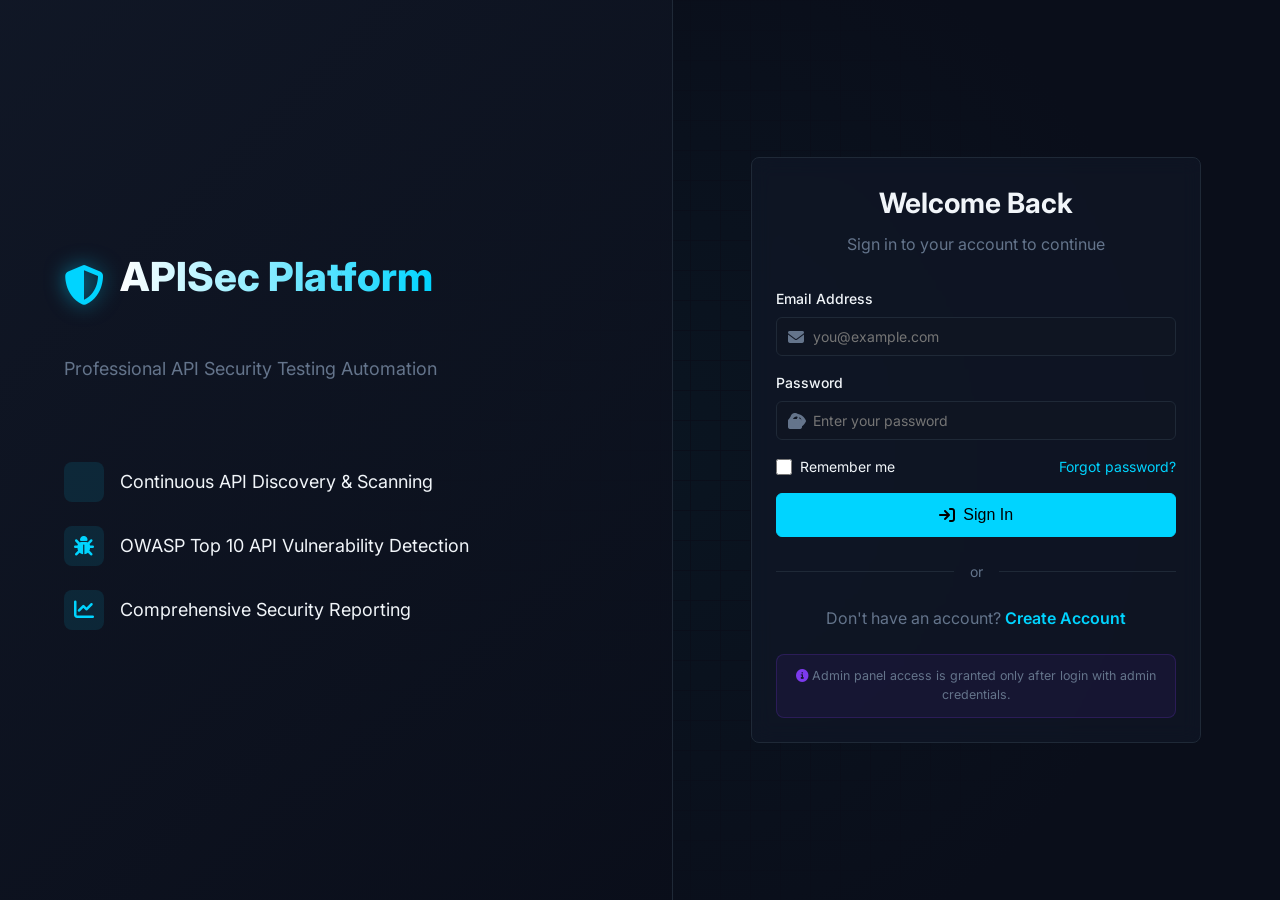
<file: frontend/projects.html>
<!DOCTYPE html>
<html lang="en">
<head>
  <meta charset="UTF-8">
  <meta name="viewport" content="width=device-width, initial-scale=1.0">
  <title>Projects & Targets - APISec Platform</title>
  <link href="https://fonts.googleapis.com/css2?family=Inter:wght@300;400;500;600;700;800&display=swap" rel="stylesheet">
  <link rel="stylesheet" href="https://cdnjs.cloudflare.com/ajax/libs/font-awesome/6.5.0/css/all.min.css">
  <link rel="stylesheet" href="css/style.css">
  <style>
    .project-grid { display: grid; grid-template-columns: repeat(auto-fill, minmax(320px, 1fr)); gap: 1.5rem; margin-top: 1.5rem; }
    .project-card { background: var(--card-bg); border: 1px solid var(--border-color); border-radius: 12px; padding: 1.5rem; display: flex; flex-direction: column; justify-content: space-between; transition: transform 0.2s, border-color 0.2s; }
    .project-card:hover { border-color: var(--primary-color); transform: translateY(-2px); }
    .env-badge { display: inline-block; padding: 0.2rem 0.6rem; border-radius: 9999px; font-size: 0.7rem; font-weight: 700; text-transform: uppercase; }
    .env-production { background: rgba(239, 68, 68, 0.15); color: #ef4444; border: 1px solid rgba(239, 68, 68, 0.3); }
    .env-staging { background: rgba(245, 158, 11, 0.15); color: #f59e0b; border: 1px solid rgba(245, 158, 11, 0.3); }
    .env-development { background: rgba(56, 189, 248, 0.15); color: #38bdf8; border: 1px solid rgba(56, 189, 248, 0.3); }
    .env-localhost { background: rgba(147, 51, 234, 0.15); color: #c084fc; border: 1px solid rgba(147, 51, 234, 0.3); }
    
    .tab-btn { padding: 0.75rem 1.25rem; font-weight: 600; color: var(--text-muted); border-bottom: 2px solid transparent; background: transparent; border-top: 0; border-left: 0; border-right: 0; cursor: pointer; }
    .tab-btn.active { color: var(--primary-color); border-bottom-color: var(--primary-color); }
    .tab-content { display: none; padding-top: 1.25rem; }
    .tab-content.active { display: block; }

    .target-item, .scope-item { background: rgba(255,255,255,0.02); border: 1px solid var(--border-color); border-radius: 8px; padding: 1rem; margin-bottom: 0.75rem; display: flex; justify-content: space-between; align-items: center; }
  </style>
</head>
<body>
  <div class="layout">
    <!-- Sidebar -->
    <aside class="sidebar" id="sidebar">
      <div class="sidebar-header">
        <i class="fa-solid fa-shield-halved"></i>
        <span>APISec Platform</span>
      </div>
      <nav class="sidebar-nav">
        <a href="dashboard.html" class="sidebar-link">
          <i class="fa-solid fa-house"></i>
          <span>Dashboard</span>
        </a>
        <a href="projects.html" class="sidebar-link active">
          <i class="fa-solid fa-folder-open"></i>
          <span>Projects & Targets</span>
        </a>
        <a href="#" class="sidebar-link nav-coming-soon">
          <i class="fa-solid fa-network-wired"></i>
          <span>API Inventory</span>
        </a>
        <a href="#" class="sidebar-link nav-coming-soon">
          <i class="fa-solid fa-play"></i>
          <span>Scans</span>
        </a>
        <a href="#" class="sidebar-link nav-coming-soon">
          <i class="fa-solid fa-bug"></i>
          <span>Findings</span>
        </a>
        <a href="#" class="sidebar-link nav-coming-soon">
          <i class="fa-solid fa-chart-bar"></i>
          <span>Reports</span>
        </a>
      </nav>

      <!-- Admin only section -->
      <div class="admin-only hidden" style="padding: 0 0.75rem; margin-top: 0.5rem;">
        <div style="font-size:0.65rem; text-transform:uppercase; letter-spacing:0.1em; color:#7c3aed; padding: 0.5rem 0.75rem; font-weight:700;">
          Admin Panel
        </div>
        <a href="users.html" class="sidebar-link" style="color:#c084fc;">
          <i class="fa-solid fa-users-gear"></i>
          <span>User Management</span>
        </a>
        <a href="#" class="sidebar-link nav-coming-soon" style="color:#c084fc;">
          <i class="fa-solid fa-sliders"></i>
          <span>Platform Settings</span>
        </a>
      </div>

      <div class="sidebar-footer">
        <div class="user-info" onclick="window.location.href='profile.html'" style="cursor:pointer">
          <div class="user-avatar" id="sidebar-avatar">U</div>
          <div style="overflow: hidden;">
            <div class="font-semibold text-sm truncate" id="sidebar-name">User Name</div>
            <div id="sidebar-role-badge"></div>
          </div>
        </div>
      </div>
    </aside>

    <!-- Main Content -->
    <main class="main-content">
      <header class="topbar">
        <div class="topbar-brand">
          <h2>Project & Target Setup (Phase 1)</h2>
        </div>
        <div class="topbar-actions">
          <button class="btn btn-primary btn-sm" onclick="openCreateProjectModal()">
            <i class="fa-solid fa-plus"></i> New Project
          </button>
          <button class="btn btn-outline btn-sm" onclick="handleLogout()">
            <i class="fa-solid fa-arrow-right-from-bracket"></i> Logout
          </button>
        </div>
      </header>

      <div style="padding: 2rem;">
        <!-- Header Info Card -->
        <div class="glass-card" style="margin-bottom: 1.5rem;">
          <div style="display:flex; justify-content:space-between; align-items:center;">
            <div>
              <h3 class="card-title">Security Testing Workspaces</h3>
              <p class="text-muted text-sm">Configure target API environments, in-scope regex rules, and rate throttling limits for automated scanning.</p>
            </div>
            <button class="btn btn-secondary btn-sm" onclick="loadProjects()">
              <i class="fa-solid fa-rotate-right"></i> Refresh
            </button>
          </div>
        </div>

        <!-- Project Cards Grid -->
        <div class="project-grid" id="project-cards-container">
          <div style="grid-column: 1/-1; text-align: center; padding: 3rem;">
            <i class="fa-solid fa-spinner fa-spin fa-2x text-muted"></i>
            <p class="text-muted mt-2">Loading Projects...</p>
          </div>
        </div>
      </div>
    </main>
  </div>

  <!-- Create Project Modal -->
  <div class="modal" id="create-project-modal" style="display:none; position:fixed; inset:0; background:rgba(0,0,0,0.7); align-items:center; justify-content:center; z-index:1000;">
    <div class="glass-card fade-in" style="width:100%; max-width:500px; padding:2rem; position:relative;">
      <button onclick="closeModal('create-project-modal')" style="position:absolute; top:1rem; right:1rem; background:none; border:none; color:var(--text-muted); cursor:pointer; font-size:1.25rem;">&times;</button>
      <h3 class="card-title" style="margin-bottom:1rem;"><i class="fa-solid fa-folder-plus text-primary"></i> Create Security Project</h3>
      
      <form id="create-project-form">
        <div class="form-group">
          <label class="form-label" for="proj-name">Project Name</label>
          <input type="text" id="proj-name" class="form-input" placeholder="e.g. CyberStore API Gateway" required>
        </div>
        <div class="form-group">
          <label class="form-label" for="proj-category">Category / Sector</label>
          <select id="proj-category" class="form-input" required>
            <option value="E-Commerce">E-Commerce</option>
            <option value="Fintech">Fintech & Banking</option>
            <option value="Healthcare">Healthcare</option>
            <option value="SaaS">SaaS Platform</option>
            <option value="Internal">Internal Infrastructure</option>
            <option value="General" selected>General API</option>
          </select>
        </div>
        <div class="form-group">
          <label class="form-label" for="proj-desc">Description</label>
          <textarea id="proj-desc" class="form-input" rows="3" placeholder="Brief description of the API scope and purpose..."></textarea>
        </div>
        <div style="display:flex; justify-content:flex-end; gap:0.75rem; margin-top:1.5rem;">
          <button type="button" class="btn btn-outline" onclick="closeModal('create-project-modal')">Cancel</button>
          <button type="submit" id="create-proj-submit" class="btn btn-primary"><i class="fa-solid fa-check"></i> Create Project</button>
        </div>
      </form>
    </div>
  </div>

  <!-- Manage Project Modal (Details, Targets, Scope, Rate Limit) -->
  <div class="modal" id="manage-project-modal" style="display:none; position:fixed; inset:0; background:rgba(0,0,0,0.8); align-items:center; justify-content:center; z-index:1000;">
    <div class="glass-card fade-in" style="width:95%; max-width:850px; max-height:90vh; overflow-y:auto; padding:2rem; position:relative;">
      <button onclick="closeModal('manage-project-modal')" style="position:absolute; top:1rem; right:1rem; background:none; border:none; color:var(--text-muted); cursor:pointer; font-size:1.25rem;">&times;</button>
      
      <div style="display:flex; align-items:center; gap:1rem; margin-bottom:1rem;">
        <i class="fa-solid fa-folder-open fa-2x text-primary"></i>
        <div>
          <h3 class="card-title" id="m-proj-name">Project Details</h3>
          <span class="badge badge-info" id="m-proj-category">Category</span>
        </div>
      </div>

      <!-- Navigation Tabs -->
      <div style="display:flex; border-bottom:1px solid var(--border-color); margin-bottom:1rem;">
        <button class="tab-btn active" onclick="switchTab('tab-targets')"><i class="fa-solid fa-bullseye"></i> Targets (Module 04)</button>
        <button class="tab-btn" onclick="switchTab('tab-scope')"><i class="fa-solid fa-filter"></i> Scope & Rules (Module 05)</button>
        <button class="tab-btn" onclick="switchTab('tab-ratelimit')"><i class="fa-solid fa-gauge-high"></i> Rate Limits (Module 05)</button>
      </div>

      <!-- TAB 1: TARGETS (Module 04) -->
      <div class="tab-content active" id="tab-targets">
        <div style="display:flex; justify-content:space-between; align-items:center; margin-bottom:1rem;">
          <h4 style="margin:0;">Configured API Targets</h4>
          <button class="btn btn-primary btn-sm" onclick="toggleAddTargetForm()"><i class="fa-solid fa-plus"></i> Add Target</button>
        </div>

        <!-- Add Target Inline Form -->
        <div id="add-target-box" style="display:none; background:rgba(0,212,255,0.04); border:1px solid rgba(0,212,255,0.2); border-radius:8px; padding:1rem; margin-bottom:1rem;">
          <h5 style="margin-top:0; margin-bottom:0.75rem; color:var(--primary-color);">Add API Target Endpoint</h5>
          <form id="add-target-form" style="display:grid; grid-template-columns:1fr 1fr; gap:0.75rem;">
            <div>
              <label class="form-label" style="font-size:0.75rem;">Target Name</label>
              <input type="text" id="targ-name" class="form-input" placeholder="e.g. Staging Gateway" required>
            </div>
            <div>
              <label class="form-label" style="font-size:0.75rem;">Environment</label>
              <select id="targ-env" class="form-input" required>
                <option value="staging">Staging</option>
                <option value="production">Production</option>
                <option value="development">Development</option>
                <option value="localhost">Localhost</option>
              </select>
            </div>
            <div style="grid-column:1/-1;">
              <label class="form-label" style="font-size:0.75rem;">Base URL</label>
              <input type="url" id="targ-url" class="form-input" placeholder="https://api.staging.example.com" required>
            </div>
            <div style="grid-column:1/-1; display:flex; justify-content:flex-end; gap:0.5rem;">
              <button type="button" class="btn btn-outline btn-sm" onclick="toggleAddTargetForm()">Cancel</button>
              <button type="submit" class="btn btn-primary btn-sm">Save Target</button>
            </div>
          </form>
        </div>

        <div id="targets-list-container">
          <!-- Populated by JS -->
        </div>
      </div>

      <!-- TAB 2: SCOPE & RULES (Module 05) -->
      <div class="tab-content" id="tab-scope">
        <div style="display:flex; justify-content:space-between; align-items:center; margin-bottom:1rem;">
          <h4 style="margin:0;">In-Scope & Exclusion Rules</h4>
          <button class="btn btn-primary btn-sm" onclick="toggleAddScopeForm()"><i class="fa-solid fa-plus"></i> Add Scope Rule</button>
        </div>

        <!-- Add Scope Rule Form -->
        <div id="add-scope-box" style="display:none; background:rgba(124,58,237,0.04); border:1px solid rgba(124,58,237,0.2); border-radius:8px; padding:1rem; margin-bottom:1rem;">
          <h5 style="margin-top:0; margin-bottom:0.75rem; color:#c084fc;">Add Scope Rule</h5>
          <form id="add-scope-form" style="display:grid; grid-template-columns:1fr 2fr; gap:0.75rem;">
            <div>
              <label class="form-label" style="font-size:0.75rem;">Rule Type</label>
              <select id="scope-type" class="form-input" required>
                <option value="include">Include (In-Scope)</option>
                <option value="exclude">Exclude (Out-of-Scope)</option>
              </select>
            </div>
            <div>
              <label class="form-label" style="font-size:0.75rem;">Regex / Path Pattern</label>
              <input type="text" id="scope-pattern" class="form-input" placeholder="e.g. /api/v1/.*" required>
            </div>
            <div style="grid-column:1/-1;">
              <label class="form-label" style="font-size:0.75rem;">Description</label>
              <input type="text" id="scope-desc" class="form-input" placeholder="e.g. Include all order microservices">
            </div>
            <div style="grid-column:1/-1; display:flex; justify-content:flex-end; gap:0.5rem;">
              <button type="button" class="btn btn-outline btn-sm" onclick="toggleAddScopeForm()">Cancel</button>
              <button type="submit" class="btn btn-primary btn-sm">Add Rule</button>
            </div>
          </form>
        </div>

        <div id="scope-list-container">
          <!-- Populated by JS -->
        </div>
      </div>

      <!-- TAB 3: RATE LIMITS (Module 05) -->
      <div class="tab-content" id="tab-ratelimit">
        <h4 style="margin-top:0; margin-bottom:1rem;">Scan Throttle & Concurrency Control</h4>
        <p class="text-muted text-sm" style="margin-bottom:1.5rem;">Control test request speeds to prevent accidental Denial of Service (DoS) on target APIs.</p>

        <form id="rate-limit-form">
          <div class="form-group">
            <label class="form-label" for="rl-max-req">Max Requests Per Second</label>
            <input type="number" id="rl-max-req" class="form-input" min="1" max="500" required>
            <span class="text-sm text-muted">Maximum scanner requests dispatched per second.</span>
          </div>
          <div class="form-group">
            <label class="form-label" for="rl-burst">Burst Limit</label>
            <input type="number" id="rl-burst" class="form-input" min="1" max="1000" required>
            <span class="text-sm text-muted">Maximum allowed temporary request burst.</span>
          </div>
          <div class="form-group">
            <label class="form-label" for="rl-concurrent">Concurrent Connections</label>
            <input type="number" id="rl-concurrent" class="form-input" min="1" max="50" required>
            <span class="text-sm text-muted">Maximum parallel HTTP connections to target.</span>
          </div>
          <div style="display:flex; justify-content:flex-end; margin-top:1.5rem;">
            <button type="submit" class="btn btn-primary"><i class="fa-solid fa-floppy-disk"></i> Save Rate Limits</button>
          </div>
        </form>
      </div>

    </div>
  </div>

  <script src="js/utils.js"></script>
  <script src="js/api.js"></script>
  <script src="js/auth.js"></script>
  <script src="js/projects.js"></script>
  <script src="js/scanner.js"></script>
</body>
</html>
</file>
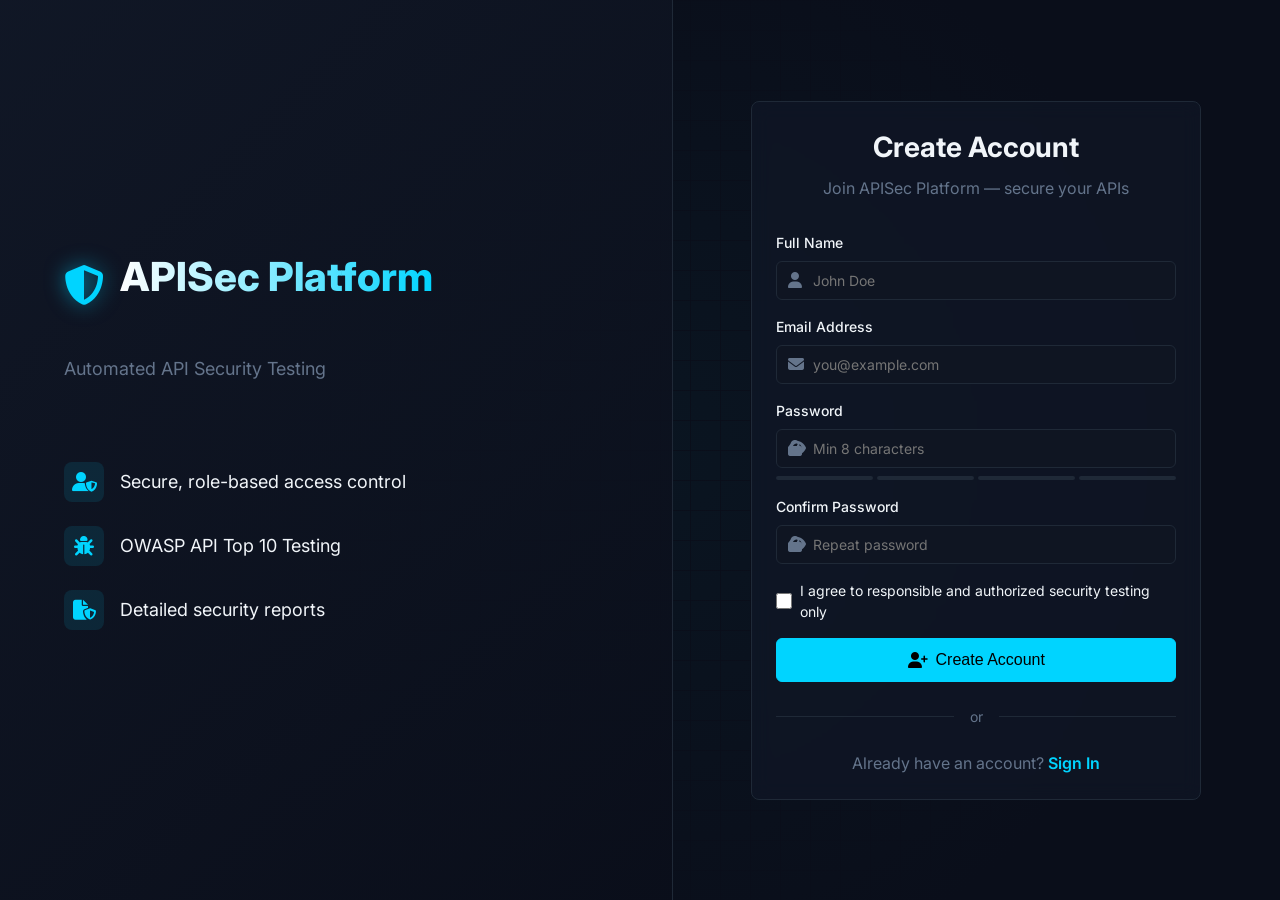
<file: frontend/register.html>
﻿<!DOCTYPE html>
<html lang="en">
<head>
  <meta charset="UTF-8">
  <meta name="viewport" content="width=device-width, initial-scale=1.0">
  <title>Register - APISec Platform</title>
  <link href="https://fonts.googleapis.com/css2?family=Inter:wght@300;400;500;600;700;800&display=swap" rel="stylesheet">
  <link rel="stylesheet" href="https://cdnjs.cloudflare.com/ajax/libs/font-awesome/6.5.0/css/all.min.css">
  <link rel="stylesheet" href="css/style.css">
  <link rel="stylesheet" href="css/auth.css">
</head>
<body class="auth-page">
  <div class="auth-bg"></div>
  <div class="auth-split">
    <!-- Left Panel -->
    <div class="auth-left">
      <div class="auth-brand">
        <i class="fa-solid fa-shield-halved auth-logo"></i>
        <h1 class="auth-title">APISec Platform</h1>
      </div>
      <p class="auth-subtitle">Automated API Security Testing</p>
      <ul class="feature-list">
        <li class="feature-item">
          <div class="feature-icon"><i class="fa-solid fa-user-shield"></i></div>
          <span>Secure, role-based access control</span>
        </li>
        <li class="feature-item">
          <div class="feature-icon"><i class="fa-solid fa-bug"></i></div>
          <span>OWASP API Top 10 Testing</span>
        </li>
        <li class="feature-item">
          <div class="feature-icon"><i class="fa-solid fa-file-shield"></i></div>
          <span>Detailed security reports</span>
        </li>
      </ul>
    </div>

    <!-- Right Panel -->
    <div class="auth-right">
      <div class="auth-card glass-card fade-in">
        <!-- Success state (hidden by default) -->
        <div id="success-panel" class="hidden" style="text-align:center; padding: 1rem 0;">
          <div style="font-size:3.5rem; margin-bottom:1rem;">✅</div>
          <h2 class="card-title" style="color:var(--success-color)">Account Created!</h2>
          <p style="color:var(--text-muted); margin-bottom:1.5rem;">Your account has been created successfully. Please login with your credentials to continue.</p>
          <a href="login.html" class="btn btn-primary w-full btn-lg" style="display:block; text-align:center;">
            <i class="fa-solid fa-arrow-right-to-bracket"></i> Go to Login
          </a>
        </div>

        <!-- Register form -->
        <div id="register-panel">
          <h2 class="card-title">Create Account</h2>
          <p class="card-subtitle">Join APISec Platform — secure your APIs</p>

          <div id="error-message" class="alert alert-error hidden"></div>

          <form id="register-form">
            <div class="form-group">
              <label class="form-label" for="full_name">Full Name</label>
              <div class="form-input-wrapper left-icon">
                <i class="fa-solid fa-user"></i>
                <input type="text" id="full_name" class="form-input" placeholder="John Doe" required>
              </div>
            </div>

            <div class="form-group">
              <label class="form-label" for="email">Email Address</label>
              <div class="form-input-wrapper left-icon">
                <i class="fa-solid fa-envelope"></i>
                <input type="email" id="email" class="form-input" placeholder="you@example.com" required>
              </div>
            </div>

            <div class="form-group">
              <label class="form-label" for="password">Password</label>
              <div class="form-input-wrapper left-icon right-icon">
                <i class="fa-solid fa-lock"></i>
                <input type="password" id="password" class="form-input" placeholder="Min 8 characters" required>
                <i class="fa-solid fa-eye" id="toggle-password" style="right:0.75rem; cursor:pointer;"></i>
              </div>
              <!-- Strength meter -->
              <div class="strength-meter" style="margin-top:0.5rem;">
                <div class="strength-bars" style="display:flex; gap:4px; height:4px;">
                  <div class="sbar" style="flex:1; border-radius:2px; background:var(--border-color); transition:background 0.3s;" id="sb1"></div>
                  <div class="sbar" style="flex:1; border-radius:2px; background:var(--border-color); transition:background 0.3s;" id="sb2"></div>
                  <div class="sbar" style="flex:1; border-radius:2px; background:var(--border-color); transition:background 0.3s;" id="sb3"></div>
                  <div class="sbar" style="flex:1; border-radius:2px; background:var(--border-color); transition:background 0.3s;" id="sb4"></div>
                </div>
                <span id="strength-label" style="font-size:0.75rem; color:var(--text-muted); margin-top:4px; display:block;"></span>
              </div>
            </div>

            <div class="form-group">
              <label class="form-label" for="confirm_password">Confirm Password</label>
              <div class="form-input-wrapper left-icon right-icon">
                <i class="fa-solid fa-lock"></i>
                <input type="password" id="confirm_password" class="form-input" placeholder="Repeat password" required>
                <i class="fa-solid fa-eye" id="toggle-confirm" style="right:0.75rem; cursor:pointer;"></i>
              </div>
              <span id="match-msg" style="font-size:0.75rem; display:block; margin-top:4px;"></span>
            </div>

            <div class="form-group">
              <label class="checkbox-group">
                <input type="checkbox" class="checkbox-input" id="agree" required>
                <span class="text-sm">I agree to responsible and authorized security testing only</span>
              </label>
            </div>

            <button type="submit" id="submit-btn" class="btn btn-primary w-full btn-lg">
              <i class="fa-solid fa-user-plus"></i> Create Account
            </button>
          </form>

          <div class="auth-divider"><span>or</span></div>
          <div class="text-center">
            <span class="text-muted">Already have an account?</span>
            <a href="login.html" class="font-semibold"> Sign In</a>
          </div>
        </div>
      </div>
    </div>
  </div>

  <script src="js/utils.js"></script>
  <script src="js/api.js"></script>
  <script src="js/auth.js"></script>
  <script>
    document.addEventListener('DOMContentLoaded', () => {
      requireGuest();

      const form = document.getElementById('register-form');
      const pwInput = document.getElementById('password');
      const confirmInput = document.getElementById('confirm_password');
      const errDiv = document.getElementById('error-message');
      const btn = document.getElementById('submit-btn');
      const bars = [document.getElementById('sb1'),document.getElementById('sb2'),document.getElementById('sb3'),document.getElementById('sb4')];
      const strengthLabel = document.getElementById('strength-label');
      const matchMsg = document.getElementById('match-msg');

      // Password toggle
      document.getElementById('toggle-password').addEventListener('click', () => {
        const t = pwInput.type === 'password' ? 'text' : 'password';
        pwInput.type = t;
        document.getElementById('toggle-password').className = t === 'password' ? 'fa-solid fa-eye' : 'fa-solid fa-eye-slash';
      });
      document.getElementById('toggle-confirm').addEventListener('click', () => {
        const t = confirmInput.type === 'password' ? 'text' : 'password';
        confirmInput.type = t;
        document.getElementById('toggle-confirm').className = t === 'password' ? 'fa-solid fa-eye' : 'fa-solid fa-eye-slash';
      });

      // Strength meter
      pwInput.addEventListener('input', () => {
        const pw = pwInput.value;
        const result = checkPasswordStrength(pw);
        const colors = ['','#ef4444','#f59e0b','#38bdf8','#10b981'];
        bars.forEach((b, i) => {
          b.style.background = i < result.score ? colors[result.score] : 'var(--border-color)';
        });
        strengthLabel.textContent = pw.length > 0 ? result.label : '';
        strengthLabel.style.color = colors[result.score];
      });

      // Confirm match
      confirmInput.addEventListener('input', () => {
        if (confirmInput.value.length === 0) { matchMsg.textContent = ''; return; }
        if (pwInput.value === confirmInput.value) {
          matchMsg.textContent = '✓ Passwords match';
          matchMsg.style.color = '#10b981';
        } else {
          matchMsg.textContent = '✗ Passwords do not match';
          matchMsg.style.color = '#ef4444';
        }
      });

      form.addEventListener('submit', async (e) => {
        e.preventDefault();
        errDiv.classList.add('hidden');

        if (pwInput.value !== confirmInput.value) {
          errDiv.textContent = 'Passwords do not match.';
          return errDiv.classList.remove('hidden');
        }
        if (pwInput.value.length < 8) {
          errDiv.textContent = 'Password must be at least 8 characters.';
          return errDiv.classList.remove('hidden');
        }
        if (!document.getElementById('agree').checked) {
          errDiv.textContent = 'Please agree to the terms before registering.';
          return errDiv.classList.remove('hidden');
        }

        showLoading(btn);
        try {
          await api.post('/auth/register', {
            email: document.getElementById('email').value.trim(),
            password: pwInput.value,
            full_name: document.getElementById('full_name').value.trim()
          }, false);

          // Show success — do NOT auto-login
          document.getElementById('register-panel').classList.add('hidden');
          document.getElementById('success-panel').classList.remove('hidden');
        } catch (err) {
          errDiv.textContent = err.message || 'Registration failed. Please try again.';
          errDiv.classList.remove('hidden');
        } finally {
          hideLoading(btn, '<i class="fa-solid fa-user-plus"></i> Create Account');
        }
      });
    });
  </script>
</body>
</html>
</file>
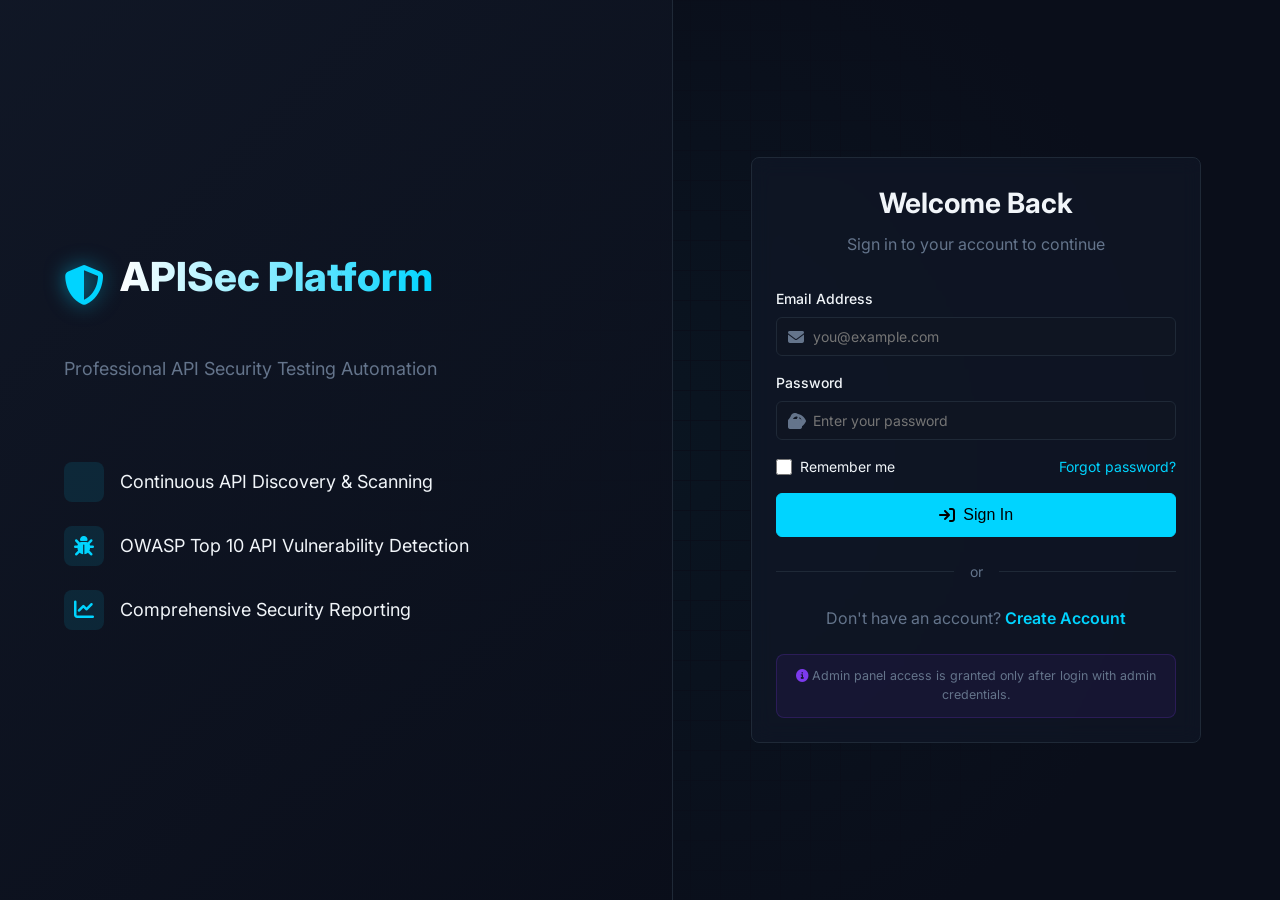
<file: frontend/users.html>
<!DOCTYPE html>
<html lang="en">
<head>
  <meta charset="UTF-8">
  <meta name="viewport" content="width=device-width, initial-scale=1.0">
  <title>User Management - APISec Platform</title>
  <link href="https://fonts.googleapis.com/css2?family=Inter:wght@300;400;500;600;700;800&display=swap" rel="stylesheet">
  <link rel="stylesheet" href="https://cdnjs.cloudflare.com/ajax/libs/font-awesome/6.5.0/css/all.min.css">
  <link rel="stylesheet" href="css/style.css">
  <style>
    .users-table { width: 100%; border-collapse: collapse; margin-top: 1rem; }
    .users-table th, .users-table td { padding: 1rem; text-align: left; border-bottom: 1px solid var(--border-color); }
    .users-table th { color: var(--text-muted); font-size: 0.875rem; text-transform: uppercase; letter-spacing: 0.05em; }
    .users-table tr:hover { background: rgba(255,255,255,0.02); }
    .role-select { background: var(--bg-dark); color: var(--text-primary); border: 1px solid var(--border-color); padding: 0.25rem 0.5rem; border-radius: 4px; font-size: 0.875rem; }
    .status-badge { display: inline-block; padding: 0.25rem 0.5rem; border-radius: 9999px; font-size: 0.75rem; font-weight: 600; }
    .status-active { background: rgba(16, 185, 129, 0.1); color: #10b981; }
    .status-inactive { background: rgba(239, 68, 68, 0.1); color: #ef4444; }
  </style>
</head>
<body>
  <div class="layout">
    <!-- Sidebar -->
    <aside class="sidebar" id="sidebar">
      <div class="sidebar-header">
        <i class="fa-solid fa-shield-halved"></i>
        <span>APISec Platform</span>
      </div>
      <nav class="sidebar-nav">
        <a href="dashboard.html" class="sidebar-link">
          <i class="fa-solid fa-house"></i>
          <span>Dashboard</span>
        </a>
        <a href="#" class="sidebar-link nav-coming-soon">
          <i class="fa-solid fa-folder-open"></i>
          <span>Projects</span>
        </a>
        <a href="#" class="sidebar-link nav-coming-soon">
          <i class="fa-solid fa-bullseye"></i>
          <span>Targets</span>
        </a>
        <a href="#" class="sidebar-link nav-coming-soon">
          <i class="fa-solid fa-network-wired"></i>
          <span>API Inventory</span>
        </a>
        <a href="#" class="sidebar-link nav-coming-soon">
          <i class="fa-solid fa-play"></i>
          <span>Scans</span>
        </a>
        <a href="#" class="sidebar-link nav-coming-soon">
          <i class="fa-solid fa-bug"></i>
          <span>Findings</span>
        </a>
        <a href="#" class="sidebar-link nav-coming-soon">
          <i class="fa-solid fa-chart-bar"></i>
          <span>Reports</span>
        </a>
      </nav>

      <!-- Admin only section -->
      <div class="admin-only" style="padding: 0 0.75rem; margin-top: 0.5rem;">
        <div style="font-size:0.65rem; text-transform:uppercase; letter-spacing:0.1em; color:#7c3aed; padding: 0.5rem 0.75rem; font-weight:700;">
          Admin Panel
        </div>
        <a href="users.html" class="sidebar-link active" style="color:#c084fc;">
          <i class="fa-solid fa-users-gear"></i>
          <span>User Management</span>
        </a>
        <a href="#" class="sidebar-link nav-coming-soon" style="color:#c084fc;">
          <i class="fa-solid fa-sliders"></i>
          <span>Platform Settings</span>
        </a>
        <a href="#" class="sidebar-link nav-coming-soon" style="color:#c084fc;">
          <i class="fa-solid fa-scroll"></i>
          <span>Audit Logs</span>
        </a>
      </div>

      <div class="sidebar-footer">
        <div class="user-info" onclick="window.location.href='profile.html'" style="cursor:pointer">
          <div class="user-avatar" id="sidebar-avatar">U</div>
          <div style="overflow: hidden;">
            <div class="font-semibold text-sm truncate" id="sidebar-name">User Name</div>
            <div id="sidebar-role-badge"></div>
          </div>
        </div>
      </div>
    </aside>

    <!-- Main Content -->
    <main class="main-content">
      <header class="topbar">
        <div class="topbar-brand">
          <h2>User Management (RBAC)</h2>
        </div>
        <div class="topbar-actions">
          <button class="btn btn-outline btn-sm" onclick="handleLogout()">
            <i class="fa-solid fa-arrow-right-from-bracket"></i> Logout
          </button>
        </div>
      </header>

      <div style="padding: 2rem;">
        <div class="glass-card fade-in">
          <div style="display:flex; justify-content:space-between; align-items:center; margin-bottom:1rem;">
            <h3 class="card-title">All Users</h3>
            <button class="btn btn-primary btn-sm" onclick="loadUsers()">
              <i class="fa-solid fa-rotate-right"></i> Refresh
            </button>
          </div>
          
          <div style="overflow-x: auto;">
            <table class="users-table">
              <thead>
                <tr>
                  <th>Name</th>
                  <th>Email</th>
                  <th>Role</th>
                  <th>Status</th>
                  <th>Joined</th>
                  <th>Actions</th>
                </tr>
              </thead>
              <tbody id="users-tbody">
                <tr><td colspan="6" style="text-align:center;">Loading users...</td></tr>
              </tbody>
            </table>
          </div>
        </div>
      </div>
    </main>
  </div>

  <script src="js/utils.js"></script>
  <script src="js/api.js"></script>
  <script src="js/auth.js"></script>
  <script src="js/users.js"></script>
  <script src="js/scanner.js"></script>
</body>
</html>
</file>
<file: frontend/css/style.css>
:root {
  --bg-color: #0a0e1a;
  --card-bg: #111827;
  --border-color: #1f2937;
  --primary-color: #00d4ff;
  --primary-hover: #00b3d6;
  --secondary-color: #7c3aed;
  --success-color: #10b981;
  --danger-color: #ef4444;
  --warning-color: #f59e0b;
  --info-color: #3b82f6;
  --text-primary: #f1f5f9;
  --text-muted: #64748b;
  --font-family: 'Inter', sans-serif;
  --transition: all 0.3s ease;
  --shadow: 0 4px 6px -1px rgba(0, 0, 0, 0.5), 0 2px 4px -1px rgba(0, 0, 0, 0.3);
  --shadow-lg: 0 10px 15px -3px rgba(0, 0, 0, 0.5), 0 4px 6px -2px rgba(0, 0, 0, 0.3);
}

* {
  box-sizing: border-box;
  margin: 0;
  padding: 0;
}

body {
  font-family: var(--font-family);
  background-color: var(--bg-color);
  color: var(--text-primary);
  line-height: 1.5;
  overflow-x: hidden;
}

a {
  color: var(--primary-color);
  text-decoration: none;
  transition: var(--transition);
}

a:hover {
  color: var(--primary-hover);
  text-decoration: underline;
}

/* Utilities */
.flex { display: flex; }
.flex-col { flex-direction: column; }
.items-center { align-items: center; }
.justify-center { justify-content: center; }
.justify-between { justify-content: space-between; }
.gap-2 { gap: 0.5rem; }
.gap-4 { gap: 1rem; }
.grid { display: grid; }
.grid-cols-2 { grid-template-columns: repeat(2, 1fr); }
.grid-cols-4 { grid-template-columns: repeat(4, 1fr); }
.hidden { display: none !important; }
.text-center { text-align: center; }
.text-right { text-align: right; }
.text-primary { color: var(--primary-color); }
.text-muted { color: var(--text-muted); }
.text-danger { color: var(--danger-color); }
.text-success { color: var(--success-color); }
.text-sm { font-size: 0.875rem; }
.text-lg { font-size: 1.125rem; }
.font-bold { font-weight: 700; }
.font-semibold { font-weight: 600; }
.mt-2 { margin-top: 0.5rem; }
.mt-4 { margin-top: 1rem; }
.mb-2 { margin-bottom: 0.5rem; }
.mb-4 { margin-bottom: 1rem; }
.p-4 { padding: 1rem; }
.p-6 { padding: 1.5rem; }
.rounded { border-radius: 0.375rem; }
.rounded-lg { border-radius: 0.5rem; }
.rounded-full { border-radius: 9999px; }
.shadow { box-shadow: var(--shadow); }
.shadow-lg { box-shadow: var(--shadow-lg); }

/* Buttons */
.btn {
  display: inline-flex;
  align-items: center;
  justify-content: center;
  padding: 0.5rem 1rem;
  font-size: 0.875rem;
  font-weight: 500;
  border-radius: 0.375rem;
  border: 1px solid transparent;
  cursor: pointer;
  transition: var(--transition);
  gap: 0.5rem;
  outline: none;
}
.btn:focus {
  box-shadow: 0 0 0 3px rgba(0, 212, 255, 0.4);
}
.btn-primary {
  background-color: var(--primary-color);
  color: #000;
  border-color: var(--primary-color);
}
.btn-primary:hover {
  background-color: var(--primary-hover);
  border-color: var(--primary-hover);
}
.btn-secondary {
  background-color: var(--secondary-color);
  color: #fff;
  border-color: var(--secondary-color);
}
.btn-secondary:hover {
  background-color: #6d28d9;
  border-color: #6d28d9;
}
.btn-danger {
  background-color: var(--danger-color);
  color: #fff;
  border-color: var(--danger-color);
}
.btn-danger:hover {
  background-color: #dc2626;
  border-color: #dc2626;
}
.btn-outline {
  background-color: transparent;
  border-color: var(--border-color);
  color: var(--text-primary);
}
.btn-outline:hover {
  border-color: var(--primary-color);
  color: var(--primary-color);
}
.btn-sm {
  padding: 0.25rem 0.5rem;
  font-size: 0.75rem;
}
.btn-lg {
  padding: 0.75rem 1.5rem;
  font-size: 1rem;
}
.w-full { width: 100%; }

/* Forms */
.form-group {
  margin-bottom: 1rem;
}
.form-label {
  display: block;
  font-size: 0.875rem;
  font-weight: 500;
  margin-bottom: 0.5rem;
  color: var(--text-primary);
}
.form-input-wrapper {
  position: relative;
}
.form-input-wrapper i.fa-solid {
  position: absolute;
  top: 50%;
  transform: translateY(-50%);
  color: var(--text-muted);
}
.form-input-wrapper.left-icon i { left: 0.75rem; }
.form-input-wrapper.right-icon i { right: 0.75rem; cursor: pointer; }
.form-input-wrapper.left-icon .form-input { padding-left: 2.25rem; }
.form-input-wrapper.right-icon .form-input { padding-right: 2.25rem; }

.form-input {
  width: 100%;
  padding: 0.625rem 0.75rem;
  background-color: #0f1522;
  border: 1px solid var(--border-color);
  border-radius: 0.375rem;
  color: var(--text-primary);
  font-family: var(--font-family);
  font-size: 0.875rem;
  transition: var(--transition);
}
.form-input:focus {
  outline: none;
  border-color: var(--primary-color);
  box-shadow: 0 0 0 3px rgba(0, 212, 255, 0.2);
}
.form-error {
  color: var(--danger-color);
  font-size: 0.75rem;
  margin-top: 0.25rem;
  display: block;
}

/* Glass Card */
.glass-card {
  background: rgba(17, 24, 39, 0.7);
  backdrop-filter: blur(10px);
  -webkit-backdrop-filter: blur(10px);
  border: 1px solid var(--border-color);
  border-radius: 0.5rem;
  padding: 1.5rem;
}

/* Alerts */
.alert {
  padding: 1rem;
  border-radius: 0.375rem;
  margin-bottom: 1rem;
  display: flex;
  align-items: center;
  gap: 0.75rem;
  font-size: 0.875rem;
  border: 1px solid transparent;
}
.alert-success {
  background-color: rgba(16, 185, 129, 0.1);
  color: var(--success-color);
  border-color: rgba(16, 185, 129, 0.2);
}
.alert-error {
  background-color: rgba(239, 68, 68, 0.1);
  color: var(--danger-color);
  border-color: rgba(239, 68, 68, 0.2);
}
.alert-warning {
  background-color: rgba(245, 158, 11, 0.1);
  color: var(--warning-color);
  border-color: rgba(245, 158, 11, 0.2);
}
.alert-info {
  background-color: rgba(59, 130, 246, 0.1);
  color: var(--info-color);
  border-color: rgba(59, 130, 246, 0.2);
}

/* Badges */
.badge {
  display: inline-flex;
  align-items: center;
  padding: 0.125rem 0.5rem;
  border-radius: 9999px;
  font-size: 0.75rem;
  font-weight: 500;
  text-transform: uppercase;
  letter-spacing: 0.025em;
}
.badge-critical { background-color: rgba(239, 68, 68, 0.2); color: #fca5a5; border: 1px solid var(--danger-color); }
.badge-high { background-color: rgba(245, 158, 11, 0.2); color: #fcd34d; border: 1px solid var(--warning-color); }
.badge-medium { background-color: rgba(59, 130, 246, 0.2); color: #93c5fd; border: 1px solid var(--info-color); }
.badge-low { background-color: rgba(16, 185, 129, 0.2); color: #6ee7b7; border: 1px solid var(--success-color); }
.badge-info { background-color: rgba(100, 116, 139, 0.2); color: #cbd5e1; border: 1px solid var(--text-muted); }

/* Spinner */
.spinner {
  border: 2px solid rgba(255, 255, 255, 0.1);
  border-left-color: currentColor;
  border-radius: 50%;
  width: 1rem;
  height: 1rem;
  animation: spin 1s linear infinite;
  display: inline-block;
}
@keyframes spin { 0% { transform: rotate(0deg); } 100% { transform: rotate(360deg); } }
.loading-overlay {
  position: absolute; top: 0; left: 0; right: 0; bottom: 0;
  background: rgba(10, 14, 26, 0.7);
  display: flex; align-items: center; justify-content: center;
  z-index: 10;
  border-radius: inherit;
}

/* Layout */
.layout {
  display: flex;
  min-height: 100vh;
}
.sidebar {
  width: 260px;
  background-color: var(--card-bg);
  border-right: 1px solid var(--border-color);
  display: flex;
  flex-direction: column;
  position: fixed;
  top: 0;
  bottom: 0;
  left: 0;
  z-index: 40;
  transition: var(--transition);
}
.sidebar-header {
  padding: 1.5rem;
  border-bottom: 1px solid var(--border-color);
  display: flex;
  align-items: center;
  gap: 0.75rem;
  color: var(--primary-color);
  font-weight: 700;
  font-size: 1.25rem;
}
.sidebar-nav {
  padding: 1rem 0;
  flex: 1;
  overflow-y: auto;
}
.sidebar-link {
  display: flex;
  align-items: center;
  padding: 0.75rem 1.5rem;
  color: var(--text-muted);
  gap: 0.75rem;
  text-decoration: none;
  transition: var(--transition);
  font-weight: 500;
}
.sidebar-link:hover {
  background-color: rgba(255,255,255,0.05);
  color: var(--text-primary);
}
.sidebar-link.active {
  background-color: rgba(0, 212, 255, 0.1);
  color: var(--primary-color);
  border-right: 3px solid var(--primary-color);
}
.sidebar-footer {
  padding: 1rem;
  border-top: 1px solid var(--border-color);
}
.user-info {
  display: flex;
  align-items: center;
  gap: 0.75rem;
  margin-bottom: 1rem;
}
.user-avatar {
  width: 2.5rem;
  height: 2.5rem;
  border-radius: 50%;
  background: linear-gradient(135deg, var(--primary-color), var(--secondary-color));
  display: flex;
  align-items: center;
  justify-content: center;
  font-weight: bold;
  color: #fff;
}
.main-content {
  flex: 1;
  margin-left: 260px;
  display: flex;
  flex-direction: column;
}

/* Topbar */
.topbar {
  height: 64px;
  background-color: rgba(10, 14, 26, 0.9);
  backdrop-filter: blur(10px);
  border-bottom: 1px solid var(--border-color);
  display: flex;
  align-items: center;
  justify-content: space-between;
  padding: 0 2rem;
  position: sticky;
  top: 0;
  z-index: 30;
}
.topbar-actions {
  display: flex;
  align-items: center;
  gap: 1.5rem;
}
.topbar-icon {
  color: var(--text-muted);
  cursor: pointer;
  transition: var(--transition);
}
.topbar-icon:hover { color: var(--text-primary); }

.content-area {
  padding: 2rem;
  flex: 1;
}

/* Stat Cards */
.stat-card {
  background-color: var(--card-bg);
  border: 1px solid var(--border-color);
  border-radius: 0.5rem;
  padding: 1.5rem;
  transition: var(--transition);
}
.stat-card:hover {
  transform: translateY(-5px);
  border-color: var(--primary-color);
  box-shadow: 0 10px 15px -3px rgba(0, 212, 255, 0.1);
}
.stat-card-title {
  color: var(--text-muted);
  font-size: 0.875rem;
  font-weight: 500;
  text-transform: uppercase;
  margin-bottom: 0.5rem;
}
.stat-card-value {
  font-size: 2rem;
  font-weight: 700;
  color: var(--text-primary);
}

/* Tables */
.table-container {
  overflow-x: auto;
  background-color: var(--card-bg);
  border: 1px solid var(--border-color);
  border-radius: 0.5rem;
}
.table {
  width: 100%;
  border-collapse: collapse;
}
.table th, .table td {
  padding: 1rem;
  text-align: left;
  border-bottom: 1px solid var(--border-color);
}
.table th {
  background-color: rgba(255,255,255,0.02);
  color: var(--text-muted);
  font-weight: 600;
  font-size: 0.75rem;
  text-transform: uppercase;
}
.table-row {
  transition: var(--transition);
}
.table-row:hover {
  background-color: rgba(255,255,255,0.02);
}

/* Toast */
.toast-container {
  position: fixed;
  top: 1.5rem;
  right: 1.5rem;
  z-index: 9999;
  display: flex;
  flex-direction: column;
  gap: 0.5rem;
}
.toast {
  background-color: var(--card-bg);
  border-left: 4px solid var(--primary-color);
  color: var(--text-primary);
  padding: 1rem;
  border-radius: 0.375rem;
  box-shadow: var(--shadow-lg);
  display: flex;
  align-items: center;
  gap: 0.75rem;
  min-width: 250px;
  animation: slideInRight 0.3s forwards;
}
.toast.success { border-left-color: var(--success-color); }
.toast.error { border-left-color: var(--danger-color); }
.toast.warning { border-left-color: var(--warning-color); }
.toast.info { border-left-color: var(--info-color); }
@keyframes slideInRight {
  from { transform: translateX(100%); opacity: 0; }
  to { transform: translateX(0); opacity: 1; }
}
@keyframes fadeOut {
  from { opacity: 1; }
  to { opacity: 0; }
}

/* Animations */
.fade-in { animation: fadeIn 0.5s ease-in-out; }
@keyframes fadeIn { from { opacity: 0; } to { opacity: 1; } }

/* Scrollbar */
::-webkit-scrollbar { width: 8px; height: 8px; }
::-webkit-scrollbar-track { background: var(--bg-color); }
::-webkit-scrollbar-thumb { background: var(--border-color); border-radius: 4px; }
::-webkit-scrollbar-thumb:hover { background: var(--text-muted); }

/* Responsive */
@media (max-width: 768px) {
  .sidebar { transform: translateX(-100%); }
  .sidebar.open { transform: translateX(0); }
  .main-content { margin-left: 0; }
  .grid-cols-2, .grid-cols-4 { grid-template-columns: 1fr; }
}
</file>
<file: frontend/css/auth.css>
.auth-page {
  min-height: 100vh;
  display: flex;
  background-color: var(--bg-color);
  position: relative;
  overflow: hidden;
}

/* Animated Particles / Grid Background */
.auth-bg {
  position: absolute;
  top: 0;
  left: 0;
  width: 100%;
  height: 100%;
  z-index: 0;
  background-image: 
    linear-gradient(rgba(10, 14, 26, 0.9) 1px, transparent 1px),
    linear-gradient(90deg, rgba(10, 14, 26, 0.9) 1px, transparent 1px);
  background-size: 30px 30px;
  background-color: rgba(0, 212, 255, 0.03);
  animation: bgScroll 20s linear infinite;
}
@keyframes bgScroll {
  0% { background-position: 0 0; }
  100% { background-position: 30px 30px; }
}
.auth-bg::after {
  content: '';
  position: absolute;
  top: 0;
  left: 0;
  width: 100%;
  height: 100%;
  background: radial-gradient(circle at center, transparent 0%, var(--bg-color) 70%);
}

.auth-split {
  display: flex;
  width: 100%;
  z-index: 1;
}

.auth-left {
  flex: 1;
  display: flex;
  flex-direction: column;
  justify-content: center;
  padding: 4rem;
  border-right: 1px solid var(--border-color);
  background: linear-gradient(135deg, rgba(17,24,39,0.9) 0%, rgba(10,14,26,0.9) 100%);
  position: relative;
}

.auth-right {
  flex: 1;
  display: flex;
  align-items: center;
  justify-content: center;
  padding: 2rem;
}

.auth-card {
  width: 100%;
  max-width: 450px;
}

.auth-brand {
  display: flex;
  align-items: center;
  gap: 1rem;
  margin-bottom: 2rem;
}
.auth-logo {
  font-size: 2.5rem;
  color: var(--primary-color);
  filter: drop-shadow(0 0 10px rgba(0, 212, 255, 0.5));
  animation: pulseGlow 2s infinite alternate;
}
@keyframes pulseGlow {
  0% { filter: drop-shadow(0 0 5px rgba(0, 212, 255, 0.5)); }
  100% { filter: drop-shadow(0 0 20px rgba(0, 212, 255, 0.8)); }
}

.auth-title {
  font-size: 2.5rem;
  font-weight: 800;
  margin-bottom: 1rem;
  background: linear-gradient(to right, #fff, var(--primary-color));
  -webkit-background-clip: text;
  -webkit-text-fill-color: transparent;
}

.auth-subtitle {
  color: var(--text-muted);
  font-size: 1.125rem;
  margin-bottom: 3rem;
}

.feature-list {
  list-style: none;
  margin-top: 2rem;
}
.feature-item {
  display: flex;
  align-items: center;
  gap: 1rem;
  margin-bottom: 1.5rem;
  font-size: 1.125rem;
}
.feature-icon {
  width: 2.5rem;
  height: 2.5rem;
  border-radius: 0.5rem;
  background: rgba(0, 212, 255, 0.1);
  color: var(--primary-color);
  display: flex;
  align-items: center;
  justify-content: center;
  font-size: 1.25rem;
}

.card-title {
  font-size: 1.75rem;
  font-weight: 700;
  margin-bottom: 0.5rem;
  text-align: center;
}
.card-subtitle {
  color: var(--text-muted);
  text-align: center;
  margin-bottom: 2rem;
}

.auth-divider {
  display: flex;
  align-items: center;
  text-align: center;
  margin: 1.5rem 0;
  color: var(--text-muted);
  font-size: 0.875rem;
}
.auth-divider::before, .auth-divider::after {
  content: '';
  flex: 1;
  border-bottom: 1px solid var(--border-color);
}
.auth-divider span {
  padding: 0 1rem;
}

.checkbox-group {
  display: flex;
  align-items: center;
  gap: 0.5rem;
}
.checkbox-input {
  accent-color: var(--primary-color);
  width: 1rem;
  height: 1rem;
  cursor: pointer;
}

/* Password Strength Meter */
.pw-strength {
  margin-top: 0.5rem;
  display: flex;
  flex-direction: column;
  gap: 0.25rem;
}
.pw-bars {
  display: flex;
  gap: 0.25rem;
  height: 4px;
}
.pw-bar {
  flex: 1;
  background-color: var(--border-color);
  border-radius: 2px;
  transition: var(--transition);
}
.pw-text {
  font-size: 0.75rem;
  text-align: right;
  color: var(--text-muted);
}

@media (max-width: 992px) {
  .auth-left { display: none; }
}
</file>
